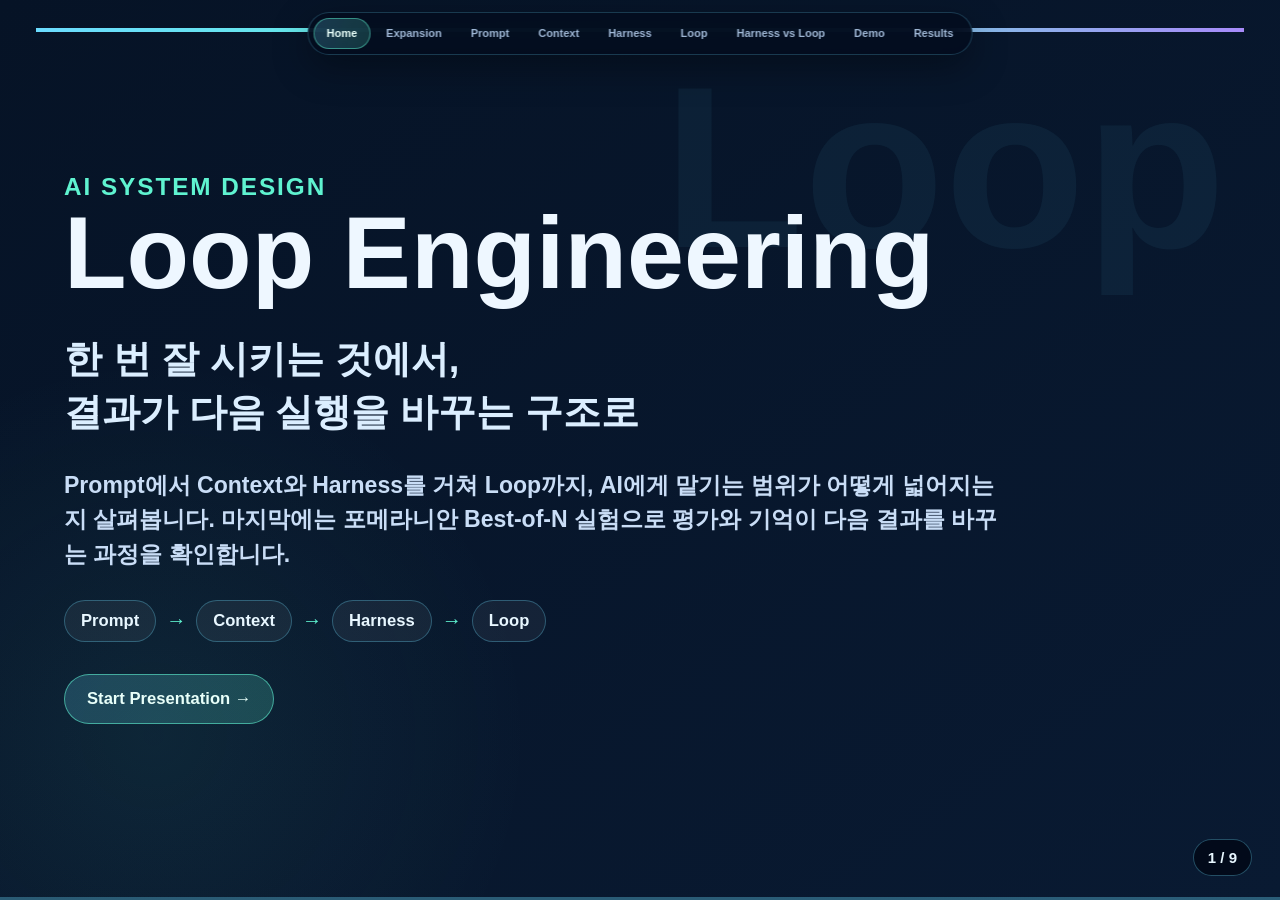
<file: presentation/index.html>
<!doctype html>
<html lang="ko">
<head>
  <meta charset="utf-8">
  <meta name="viewport" content="width=device-width, initial-scale=1">
  <title>Intro · Loop Engineering</title>
  <link rel="stylesheet" href="styles.css?v=20260820-results-ko-v1">
</head>
<body data-page="index" data-previous-page="" data-next-page="expansion.html">
  <nav class="chapter-nav" aria-label="Chapter navigation"><a href="index.html" data-page="index" class="active" aria-current="page">Home</a><a href="expansion.html" data-page="expansion">Expansion</a><a href="prompt.html" data-page="prompt">Prompt</a><a href="context.html" data-page="context">Context</a><a href="harness.html" data-page="harness">Harness</a><a href="loop.html" data-page="loop">Loop</a><a href="harness-vs-loop.html" data-page="harness-loop">Harness vs Loop</a><a href="demo.html" data-page="demo">Demo</a><a href="results.html" data-page="results">Results</a></nav>
  <main class="deck">

        <section class="slide title-slide center" data-chapter="intro">
          <div class="title-mark">Loop</div>
          <div><p class="eyebrow">AI System Design</p><h1>Loop Engineering</h1>
          <p class="title-sub">한 번 잘 시키는 것에서,<br>결과가 다음 실행을 바꾸는 구조로</p>
          <p class="lead intro-copy">Prompt에서 Context와 Harness를 거쳐 Loop까지, AI에게 맡기는 범위가 어떻게 넓어지는지 살펴봅니다. 마지막에는 포메라니안 Best-of-N 실험으로 평가와 기억이 다음 결과를 바꾸는 과정을 확인합니다.</p>
          <div class="home-flow" aria-label="Presentation flow"><span>Prompt</span><b>→</b><span>Context</span><b>→</b><span>Harness</span><b>→</b><span>Loop</span></div>
          <a class="start-button" href="expansion.html">Start Presentation →</a></div>
        </section>

  </main>
  <div class="page-position">1 / 9</div>

  <script src="script.js?v=20260820-results-ko-v1"></script>
</body>
</html>
</file>
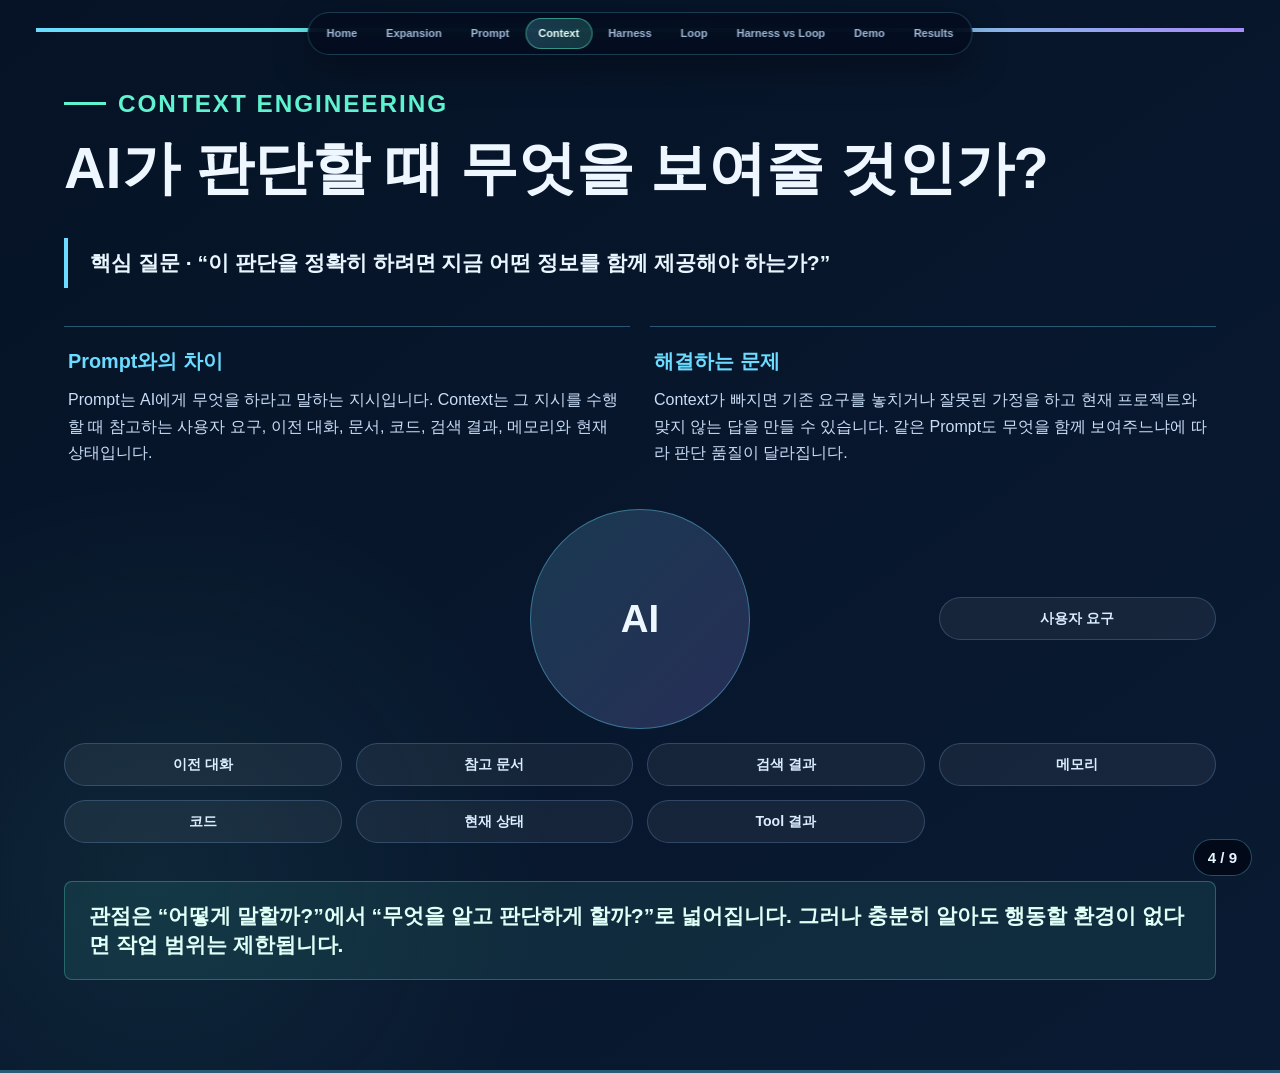
<file: presentation/context.html>
<!doctype html>
<html lang="ko">
<head>
  <meta charset="utf-8">
  <meta name="viewport" content="width=device-width, initial-scale=1">
  <title>Context · Loop Engineering</title>
  <link rel="stylesheet" href="styles.css?v=20260820-results-ko-v1">
</head>
<body data-page="context" data-previous-page="prompt.html" data-next-page="harness.html">
  <nav class="chapter-nav" aria-label="Chapter navigation"><a href="index.html" data-page="index">Home</a><a href="expansion.html" data-page="expansion">Expansion</a><a href="prompt.html" data-page="prompt">Prompt</a><a href="context.html" data-page="context" class="active" aria-current="page">Context</a><a href="harness.html" data-page="harness">Harness</a><a href="loop.html" data-page="loop">Loop</a><a href="harness-vs-loop.html" data-page="harness-loop">Harness vs Loop</a><a href="demo.html" data-page="demo">Demo</a><a href="results.html" data-page="results">Results</a></nav>
  <main class="deck">

        <section id="chapter-context" class="slide spread concept-slide" data-chapter="context">
          <header><p class="eyebrow">Context Engineering</p><h2>AI가 판단할 때 무엇을 보여줄 것인가?</h2></header>
          <div class="question">핵심 질문 · “이 판단을 정확히 하려면 지금 어떤 정보를 함께 제공해야 하는가?”</div>
          <div class="narrative cols-2">
            <article><h3>Prompt와의 차이</h3><p>Prompt는 AI에게 무엇을 하라고 말하는 지시입니다. Context는 그 지시를 수행할 때 참고하는 사용자 요구, 이전 대화, 문서, 코드, 검색 결과, 메모리와 현재 상태입니다.</p></article>
            <article><h3>해결하는 문제</h3><p>Context가 빠지면 기존 요구를 놓치거나 잘못된 가정을 하고 현재 프로젝트와 맞지 않는 답을 만들 수 있습니다. 같은 Prompt도 무엇을 함께 보여주느냐에 따라 판단 품질이 달라집니다.</p></article>
          </div>
          <div class="context-map"><div class="center-node">AI</div><span>사용자 요구</span><span>이전 대화</span><span>참고 문서</span><span>검색 결과</span><span>메모리</span><span>코드</span><span>현재 상태</span><span>Tool 결과</span></div>
          <div class="callout">관점은 “어떻게 말할까?”에서 “무엇을 알고 판단하게 할까?”로 넓어집니다. 그러나 충분히 알아도 행동할 환경이 없다면 작업 범위는 제한됩니다.</div>
        </section>

  </main>
  <div class="page-position">4 / 9</div>

  <script src="script.js?v=20260820-results-ko-v1"></script>
</body>
</html>
</file>
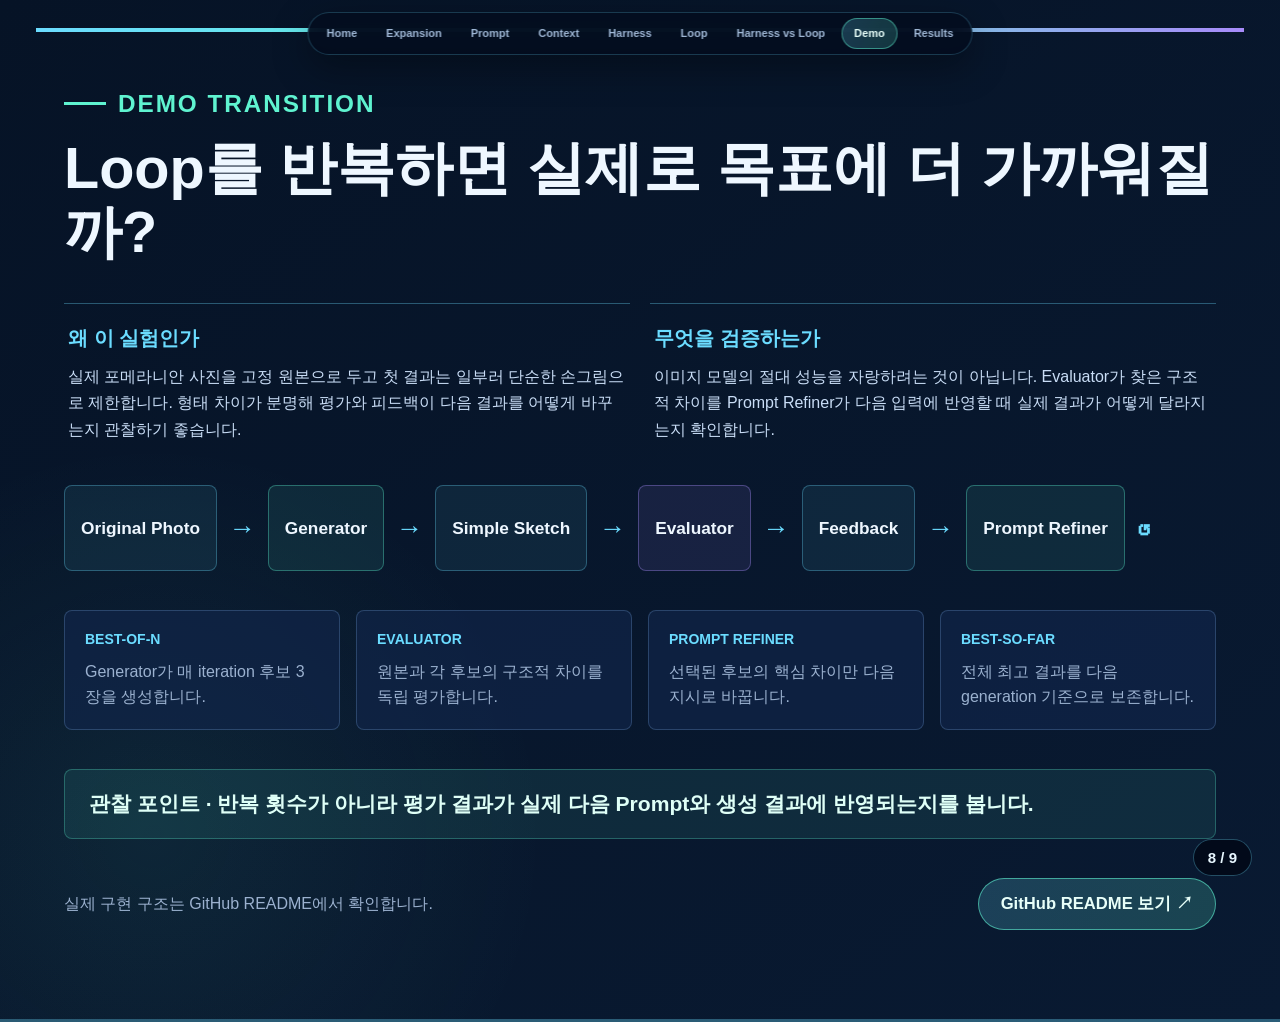
<file: presentation/demo.html>
<!doctype html>
<html lang="ko">
<head>
  <meta charset="utf-8">
  <meta name="viewport" content="width=device-width, initial-scale=1">
  <title>Demo · Loop Engineering</title>
  <link rel="stylesheet" href="styles.css?v=20260820-results-ko-v1">
</head>
<body data-page="demo" data-previous-page="harness-vs-loop.html" data-next-page="results.html">
  <nav class="chapter-nav" aria-label="Chapter navigation"><a href="index.html" data-page="index">Home</a><a href="expansion.html" data-page="expansion">Expansion</a><a href="prompt.html" data-page="prompt">Prompt</a><a href="context.html" data-page="context">Context</a><a href="harness.html" data-page="harness">Harness</a><a href="loop.html" data-page="loop">Loop</a><a href="harness-vs-loop.html" data-page="harness-loop">Harness vs Loop</a><a href="demo.html" data-page="demo" class="active" aria-current="page">Demo</a><a href="results.html" data-page="results">Results</a></nav>
  <main class="deck">

        <section id="chapter-demo" class="slide spread demo-intro-slide" data-chapter="demo">
          <header><p class="eyebrow">Demo Transition</p><h2>Loop를 반복하면 실제로 목표에 더 가까워질까?</h2></header>
          <div class="narrative cols-2"><article><h3>왜 이 실험인가</h3><p>실제 포메라니안 사진을 고정 원본으로 두고 첫 결과는 일부러 단순한 손그림으로 제한합니다. 형태 차이가 분명해 평가와 피드백이 다음 결과를 어떻게 바꾸는지 관찰하기 좋습니다.</p></article><article><h3>무엇을 검증하는가</h3><p>이미지 모델의 절대 성능을 자랑하려는 것이 아닙니다. Evaluator가 찾은 구조적 차이를 Prompt Refiner가 다음 입력에 반영할 때 실제 결과가 어떻게 달라지는지 확인합니다.</p></article></div>
          <div class="flow demo-flow"><div class="node">Original Photo</div><div class="arrow">→</div><div class="node mint">Generator</div><div class="arrow">→</div><div class="node">Simple Sketch</div><div class="arrow">→</div><div class="node violet">Evaluator</div><div class="arrow">→</div><div class="node">Feedback</div><div class="arrow">→</div><div class="node mint">Prompt Refiner</div><div class="arrow">↺</div></div>
          <div class="demo-goals"><article><b>Best-of-N</b><p>Generator가 매 iteration 후보 3장을 생성합니다.</p></article><article><b>Evaluator</b><p>원본과 각 후보의 구조적 차이를 독립 평가합니다.</p></article><article><b>Prompt Refiner</b><p>선택된 후보의 핵심 차이만 다음 지시로 바꿉니다.</p></article><article><b>Best-so-far</b><p>전체 최고 결과를 다음 generation 기준으로 보존합니다.</p></article></div>
          <div class="callout">관찰 포인트 · 반복 횟수가 아니라 평가 결과가 실제 다음 Prompt와 생성 결과에 반영되는지를 봅니다.</div>
          <div class="demo-readme">
            <p>실제 구현 구조는 GitHub README에서 확인합니다.</p>
            <a class="start-button" href="https://github.com/unfl1/loop-practice" target="_blank" rel="noopener noreferrer">GitHub README 보기 ↗</a>
          </div>
        </section>

  </main>
  <div class="page-position">8 / 9</div>

  <script src="script.js?v=20260820-results-ko-v1"></script>
</body>
</html>
</file>
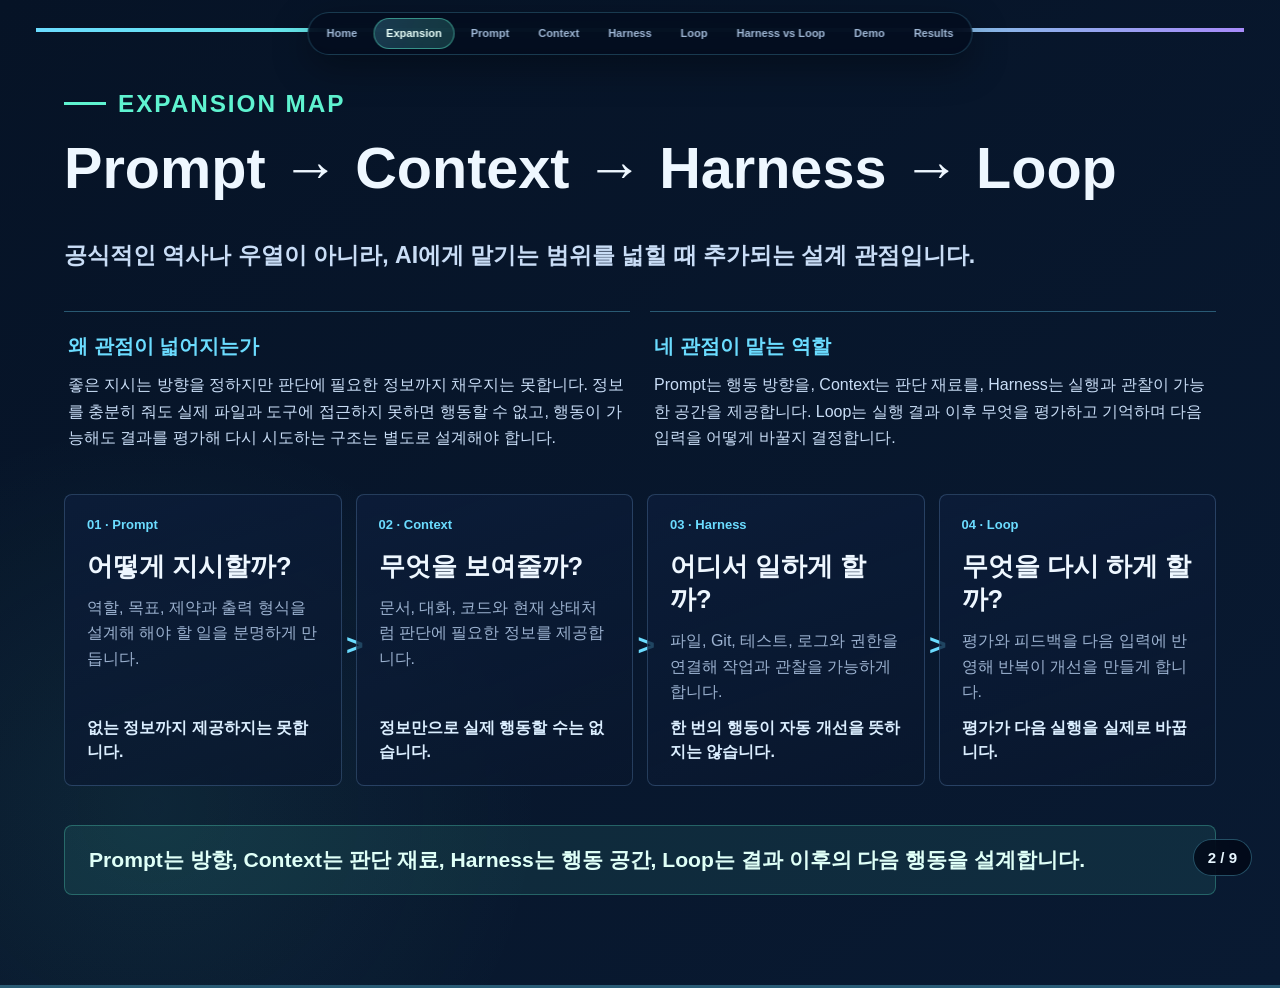
<file: presentation/expansion.html>
<!doctype html>
<html lang="ko">
<head>
  <meta charset="utf-8">
  <meta name="viewport" content="width=device-width, initial-scale=1">
  <title>Expansion · Loop Engineering</title>
  <link rel="stylesheet" href="styles.css?v=20260820-results-ko-v1">
</head>
<body data-page="expansion" data-previous-page="index.html" data-next-page="prompt.html">
  <nav class="chapter-nav" aria-label="Chapter navigation"><a href="index.html" data-page="index">Home</a><a href="expansion.html" data-page="expansion" class="active" aria-current="page">Expansion</a><a href="prompt.html" data-page="prompt">Prompt</a><a href="context.html" data-page="context">Context</a><a href="harness.html" data-page="harness">Harness</a><a href="loop.html" data-page="loop">Loop</a><a href="harness-vs-loop.html" data-page="harness-loop">Harness vs Loop</a><a href="demo.html" data-page="demo">Demo</a><a href="results.html" data-page="results">Results</a></nav>
  <main class="deck">

        <section id="chapter-expansion" class="slide spread evolution-slide" data-chapter="expansion">
          <header><p class="eyebrow">Expansion Map</p><h2>Prompt → Context → Harness → Loop</h2></header>
          <p class="lead">공식적인 역사나 우열이 아니라, AI에게 맡기는 범위를 넓힐 때 추가되는 설계 관점입니다.</p>
          <div class="narrative cols-2">
            <article><h3>왜 관점이 넓어지는가</h3><p>좋은 지시는 방향을 정하지만 판단에 필요한 정보까지 채우지는 못합니다. 정보를 충분히 줘도 실제 파일과 도구에 접근하지 못하면 행동할 수 없고, 행동이 가능해도 결과를 평가해 다시 시도하는 구조는 별도로 설계해야 합니다.</p></article>
            <article><h3>네 관점이 맡는 역할</h3><p>Prompt는 행동 방향을, Context는 판단 재료를, Harness는 실행과 관찰이 가능한 공간을 제공합니다. Loop는 실행 결과 이후 무엇을 평가하고 기억하며 다음 입력을 어떻게 바꿀지 결정합니다.</p></article>
          </div>
          <div class="evolution">
            <article class="phase"><b>01 · Prompt</b><h3>어떻게 지시할까?</h3><p>역할, 목표, 제약과 출력 형식을 설계해 해야 할 일을 분명하게 만듭니다.</p><em>없는 정보까지 제공하지는 못합니다.</em></article>
            <article class="phase"><b>02 · Context</b><h3>무엇을 보여줄까?</h3><p>문서, 대화, 코드와 현재 상태처럼 판단에 필요한 정보를 제공합니다.</p><em>정보만으로 실제 행동할 수는 없습니다.</em></article>
            <article class="phase"><b>03 · Harness</b><h3>어디서 일하게 할까?</h3><p>파일, Git, 테스트, 로그와 권한을 연결해 작업과 관찰을 가능하게 합니다.</p><em>한 번의 행동이 자동 개선을 뜻하지는 않습니다.</em></article>
            <article class="phase"><b>04 · Loop</b><h3>무엇을 다시 하게 할까?</h3><p>평가와 피드백을 다음 입력에 반영해 반복이 개선을 만들게 합니다.</p><em>평가가 다음 실행을 실제로 바꿉니다.</em></article>
          </div>
          <div class="callout">Prompt는 방향, Context는 판단 재료, Harness는 행동 공간, Loop는 결과 이후의 다음 행동을 설계합니다.</div>
        </section>

  </main>
  <div class="page-position">2 / 9</div>

  <script src="script.js?v=20260820-results-ko-v1"></script>
</body>
</html>
</file>
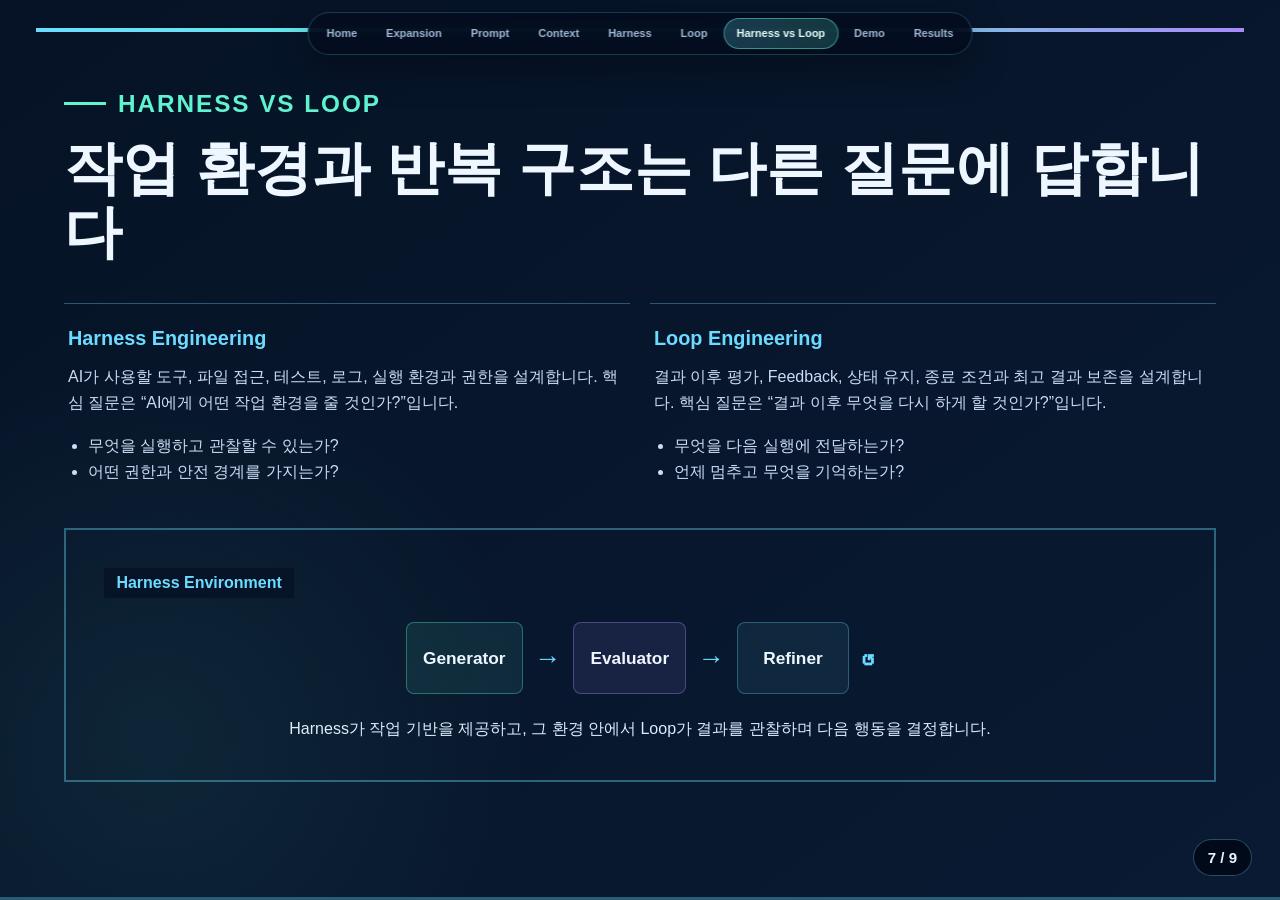
<file: presentation/harness-vs-loop.html>
<!doctype html>
<html lang="ko">
<head>
  <meta charset="utf-8">
  <meta name="viewport" content="width=device-width, initial-scale=1">
  <title>Harness vs Loop · Loop Engineering</title>
  <link rel="stylesheet" href="styles.css?v=20260820-results-ko-v1">
</head>
<body data-page="harness-loop" data-previous-page="loop.html" data-next-page="demo.html">
  <nav class="chapter-nav" aria-label="Chapter navigation"><a href="index.html" data-page="index">Home</a><a href="expansion.html" data-page="expansion">Expansion</a><a href="prompt.html" data-page="prompt">Prompt</a><a href="context.html" data-page="context">Context</a><a href="harness.html" data-page="harness">Harness</a><a href="loop.html" data-page="loop">Loop</a><a href="harness-vs-loop.html" data-page="harness-loop" class="active" aria-current="page">Harness vs Loop</a><a href="demo.html" data-page="demo">Demo</a><a href="results.html" data-page="results">Results</a></nav>
  <main class="deck">

        <section id="chapter-harness-loop" class="slide spread relationship-slide" data-chapter="harness-loop">
          <header><p class="eyebrow">Harness vs Loop</p><h2>작업 환경과 반복 구조는 다른 질문에 답합니다</h2></header>
          <div class="compare narrative"><article><h3>Harness Engineering</h3><p>AI가 사용할 도구, 파일 접근, 테스트, 로그, 실행 환경과 권한을 설계합니다. 핵심 질문은 “AI에게 어떤 작업 환경을 줄 것인가?”입니다.</p><ul><li>무엇을 실행하고 관찰할 수 있는가?</li><li>어떤 권한과 안전 경계를 가지는가?</li></ul></article><article><h3>Loop Engineering</h3><p>결과 이후 평가, Feedback, 상태 유지, 종료 조건과 최고 결과 보존을 설계합니다. 핵심 질문은 “결과 이후 무엇을 다시 하게 할 것인가?”입니다.</p><ul><li>무엇을 다음 실행에 전달하는가?</li><li>언제 멈추고 무엇을 기억하는가?</li></ul></article></div>
          <div class="harness-boundary"><span>Harness Environment</span><div class="flow"><div class="node mint">Generator</div><div class="arrow">→</div><div class="node violet">Evaluator</div><div class="arrow">→</div><div class="node">Refiner</div><div class="arrow">↺</div></div><p>Harness가 작업 기반을 제공하고, 그 환경 안에서 Loop가 결과를 관찰하며 다음 행동을 결정합니다.</p></div>
        </section>

  </main>
  <div class="page-position">7 / 9</div>

  <script src="script.js?v=20260820-results-ko-v1"></script>
</body>
</html>
</file>
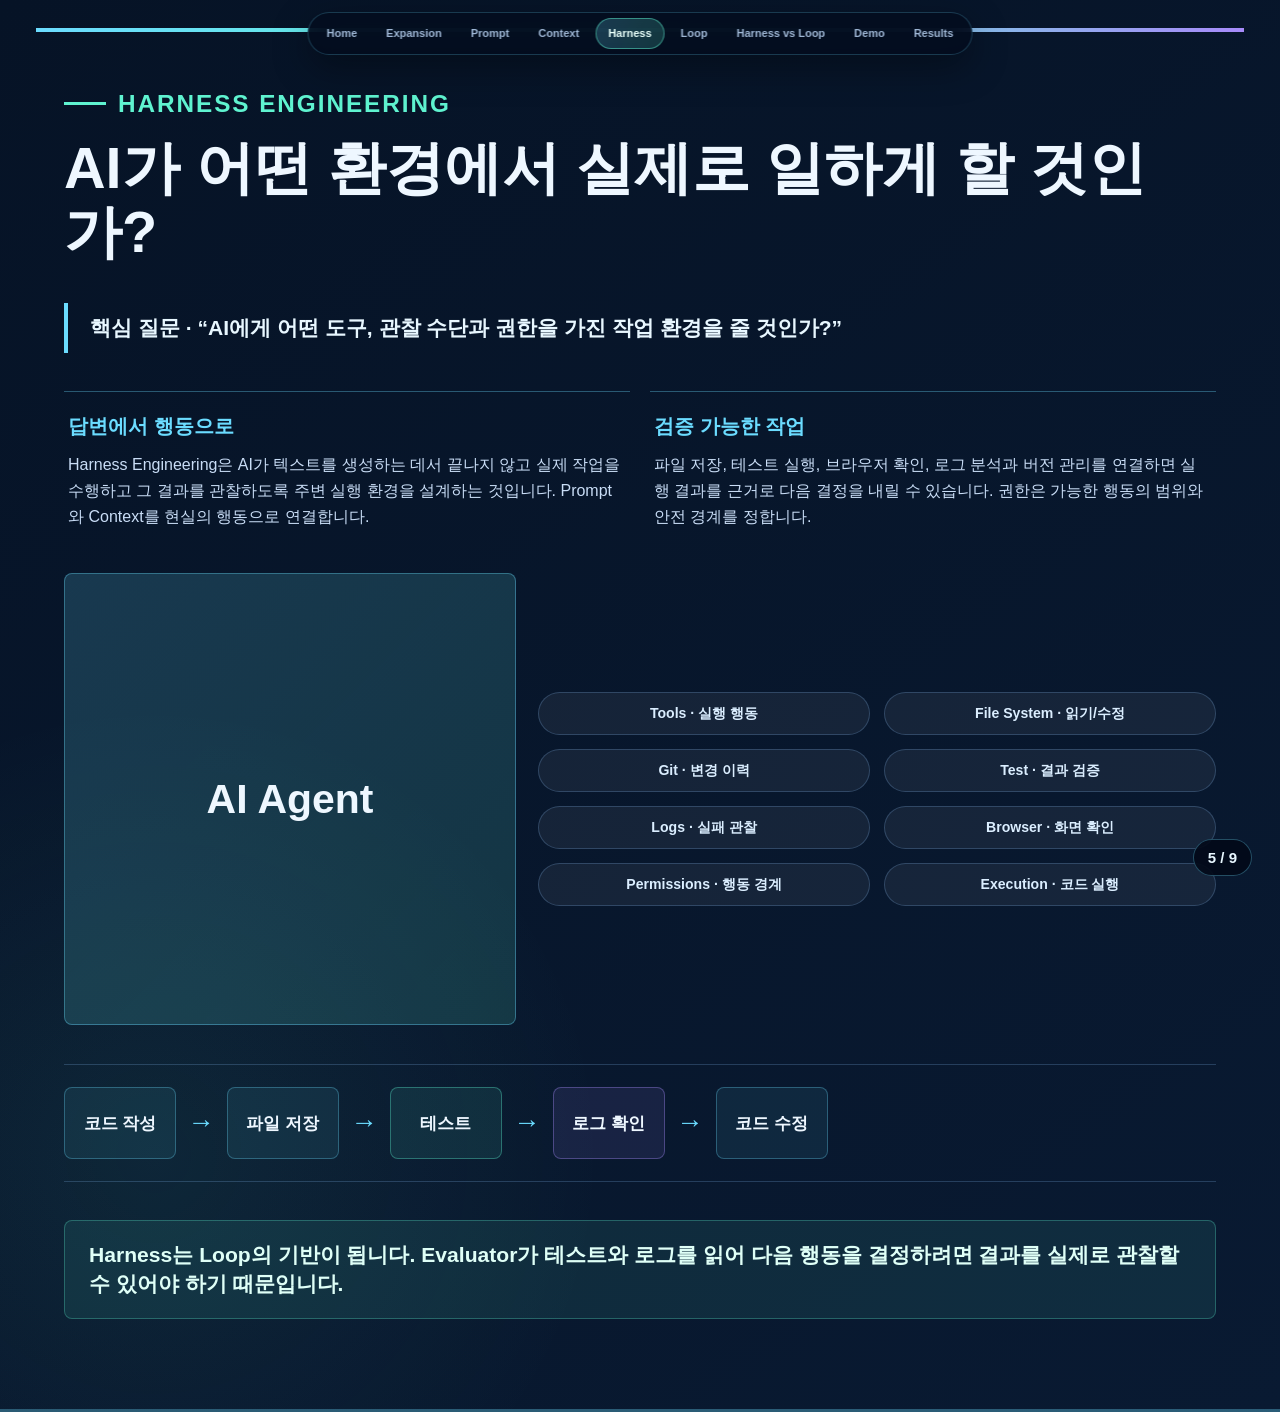
<file: presentation/harness.html>
<!doctype html>
<html lang="ko">
<head>
  <meta charset="utf-8">
  <meta name="viewport" content="width=device-width, initial-scale=1">
  <title>Harness · Loop Engineering</title>
  <link rel="stylesheet" href="styles.css?v=20260820-results-ko-v1">
</head>
<body data-page="harness" data-previous-page="context.html" data-next-page="loop.html">
  <nav class="chapter-nav" aria-label="Chapter navigation"><a href="index.html" data-page="index">Home</a><a href="expansion.html" data-page="expansion">Expansion</a><a href="prompt.html" data-page="prompt">Prompt</a><a href="context.html" data-page="context">Context</a><a href="harness.html" data-page="harness" class="active" aria-current="page">Harness</a><a href="loop.html" data-page="loop">Loop</a><a href="harness-vs-loop.html" data-page="harness-loop">Harness vs Loop</a><a href="demo.html" data-page="demo">Demo</a><a href="results.html" data-page="results">Results</a></nav>
  <main class="deck">

        <section id="chapter-harness" class="slide spread concept-slide harness-slide" data-chapter="harness">
          <header><p class="eyebrow">Harness Engineering</p><h2>AI가 어떤 환경에서 실제로 일하게 할 것인가?</h2></header>
          <div class="question">핵심 질문 · “AI에게 어떤 도구, 관찰 수단과 권한을 가진 작업 환경을 줄 것인가?”</div>
          <div class="narrative cols-2">
            <article><h3>답변에서 행동으로</h3><p>Harness Engineering은 AI가 텍스트를 생성하는 데서 끝나지 않고 실제 작업을 수행하고 그 결과를 관찰하도록 주변 실행 환경을 설계하는 것입니다. Prompt와 Context를 현실의 행동으로 연결합니다.</p></article>
            <article><h3>검증 가능한 작업</h3><p>파일 저장, 테스트 실행, 브라우저 확인, 로그 분석과 버전 관리를 연결하면 실행 결과를 근거로 다음 결정을 내릴 수 있습니다. 권한은 가능한 행동의 범위와 안전 경계를 정합니다.</p></article>
          </div>
          <div class="harness-shell"><div class="agent-core">AI Agent</div><div class="tool-ring"><span>Tools · 실행 행동</span><span>File System · 읽기/수정</span><span>Git · 변경 이력</span><span>Test · 결과 검증</span><span>Logs · 실패 관찰</span><span>Browser · 화면 확인</span><span>Permissions · 행동 경계</span><span>Execution · 코드 실행</span></div></div>
          <div class="flow agent-flow"><div class="node">코드 작성</div><div class="arrow">→</div><div class="node">파일 저장</div><div class="arrow">→</div><div class="node mint">테스트</div><div class="arrow">→</div><div class="node violet">로그 확인</div><div class="arrow">→</div><div class="node">코드 수정</div></div>
          <div class="callout">Harness는 Loop의 기반이 됩니다. Evaluator가 테스트와 로그를 읽어 다음 행동을 결정하려면 결과를 실제로 관찰할 수 있어야 하기 때문입니다.</div>
        </section>

  </main>
  <div class="page-position">5 / 9</div>

  <script src="script.js?v=20260820-results-ko-v1"></script>
</body>
</html>
</file>
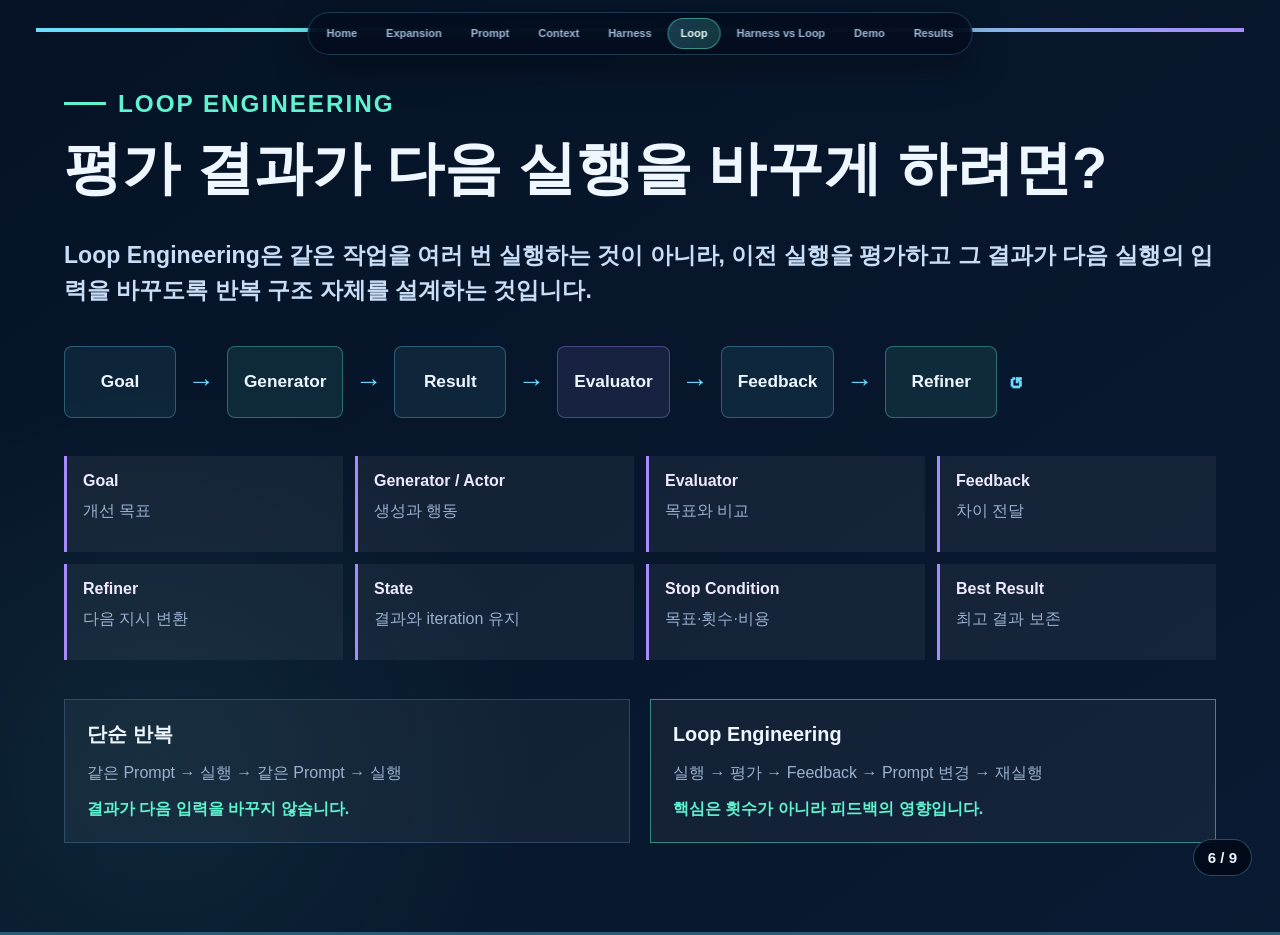
<file: presentation/loop.html>
<!doctype html>
<html lang="ko">
<head>
  <meta charset="utf-8">
  <meta name="viewport" content="width=device-width, initial-scale=1">
  <title>Loop · Loop Engineering</title>
  <link rel="stylesheet" href="styles.css?v=20260820-results-ko-v1">
</head>
<body data-page="loop" data-previous-page="harness.html" data-next-page="harness-vs-loop.html">
  <nav class="chapter-nav" aria-label="Chapter navigation"><a href="index.html" data-page="index">Home</a><a href="expansion.html" data-page="expansion">Expansion</a><a href="prompt.html" data-page="prompt">Prompt</a><a href="context.html" data-page="context">Context</a><a href="harness.html" data-page="harness">Harness</a><a href="loop.html" data-page="loop" class="active" aria-current="page">Loop</a><a href="harness-vs-loop.html" data-page="harness-loop">Harness vs Loop</a><a href="demo.html" data-page="demo">Demo</a><a href="results.html" data-page="results">Results</a></nav>
  <main class="deck">

        <section id="chapter-loop" class="slide spread concept-slide loop-slide" data-chapter="loop">
          <header><p class="eyebrow">Loop Engineering</p><h2>평가 결과가 다음 실행을 바꾸게 하려면?</h2></header>
          <p class="lead">Loop Engineering은 같은 작업을 여러 번 실행하는 것이 아니라, 이전 실행을 평가하고 그 결과가 다음 실행의 입력을 바꾸도록 반복 구조 자체를 설계하는 것입니다.</p>
          <div class="loop-diagram"><div class="node">Goal</div><div class="arrow">→</div><div class="node mint">Generator</div><div class="arrow">→</div><div class="node">Result</div><div class="arrow">→</div><div class="node violet">Evaluator</div><div class="arrow">→</div><div class="node">Feedback</div><div class="arrow">→</div><div class="node mint">Refiner</div><div class="arrow">↺</div></div>
          <div class="loop-elements"><article><b>Goal</b><p>개선 목표</p></article><article><b>Generator / Actor</b><p>생성과 행동</p></article><article><b>Evaluator</b><p>목표와 비교</p></article><article><b>Feedback</b><p>차이 전달</p></article><article><b>Refiner</b><p>다음 지시 변환</p></article><article><b>State</b><p>결과와 iteration 유지</p></article><article><b>Stop Condition</b><p>목표·횟수·비용</p></article><article><b>Best Result</b><p>최고 결과 보존</p></article></div>
          <div class="repeat-compare"><article><h3>단순 반복</h3><p>같은 Prompt → 실행 → 같은 Prompt → 실행</p><em>결과가 다음 입력을 바꾸지 않습니다.</em></article><article><h3>Loop Engineering</h3><p>실행 → 평가 → Feedback → Prompt 변경 → 재실행</p><em>핵심은 횟수가 아니라 피드백의 영향입니다.</em></article></div>
        </section>

  </main>
  <div class="page-position">6 / 9</div>

  <script src="script.js?v=20260820-results-ko-v1"></script>
</body>
</html>
</file>
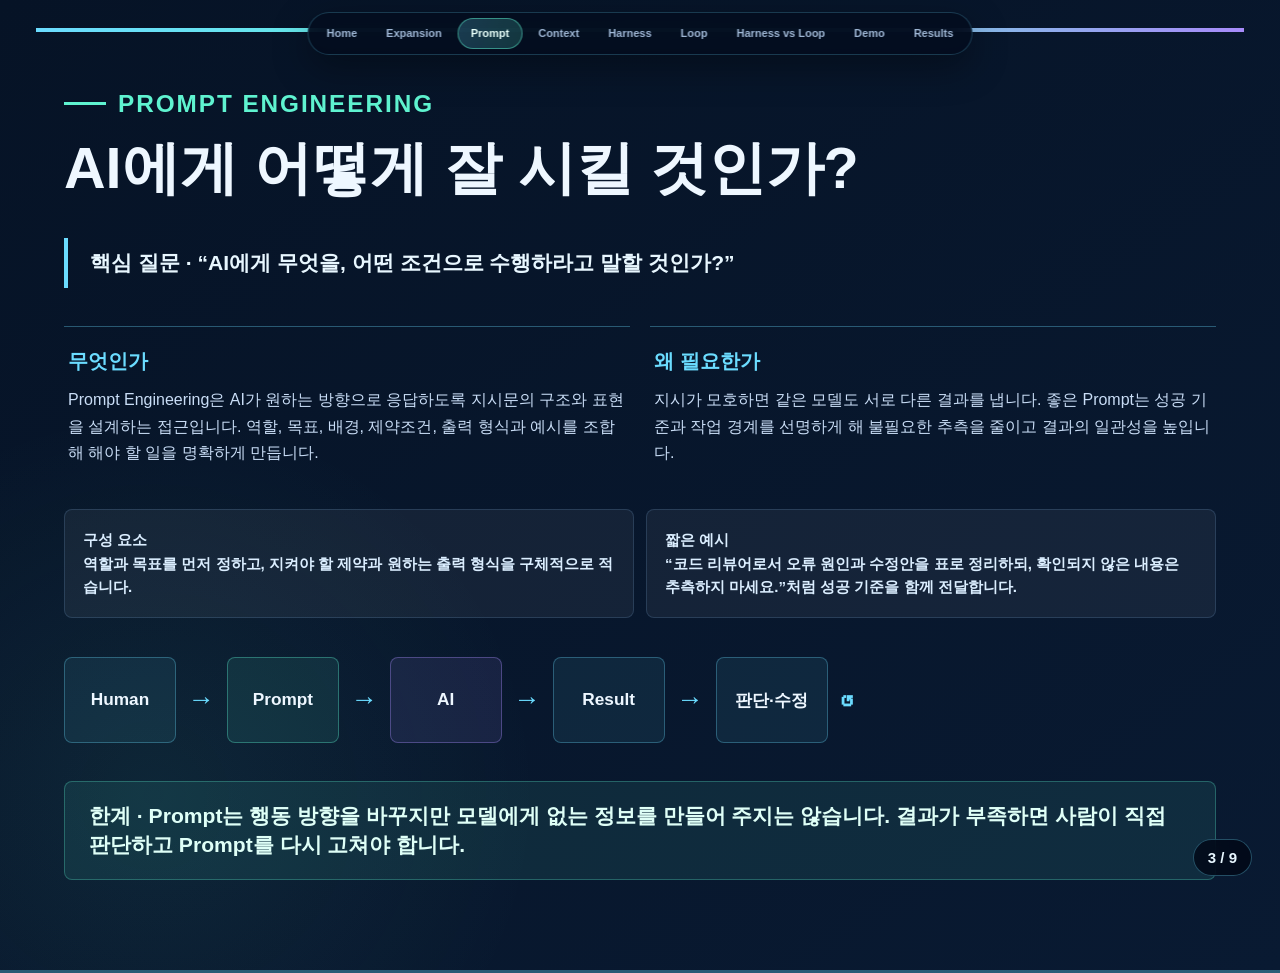
<file: presentation/prompt.html>
<!doctype html>
<html lang="ko">
<head>
  <meta charset="utf-8">
  <meta name="viewport" content="width=device-width, initial-scale=1">
  <title>Prompt · Loop Engineering</title>
  <link rel="stylesheet" href="styles.css?v=20260820-results-ko-v1">
</head>
<body data-page="prompt" data-previous-page="expansion.html" data-next-page="context.html">
  <nav class="chapter-nav" aria-label="Chapter navigation"><a href="index.html" data-page="index">Home</a><a href="expansion.html" data-page="expansion">Expansion</a><a href="prompt.html" data-page="prompt" class="active" aria-current="page">Prompt</a><a href="context.html" data-page="context">Context</a><a href="harness.html" data-page="harness">Harness</a><a href="loop.html" data-page="loop">Loop</a><a href="harness-vs-loop.html" data-page="harness-loop">Harness vs Loop</a><a href="demo.html" data-page="demo">Demo</a><a href="results.html" data-page="results">Results</a></nav>
  <main class="deck">

        <section id="chapter-prompt" class="slide spread concept-slide" data-chapter="prompt">
          <header><p class="eyebrow">Prompt Engineering</p><h2>AI에게 어떻게 잘 시킬 것인가?</h2></header>
          <div class="question">핵심 질문 · “AI에게 무엇을, 어떤 조건으로 수행하라고 말할 것인가?”</div>
          <div class="narrative cols-2">
            <article><h3>무엇인가</h3><p>Prompt Engineering은 AI가 원하는 방향으로 응답하도록 지시문의 구조와 표현을 설계하는 접근입니다. 역할, 목표, 배경, 제약조건, 출력 형식과 예시를 조합해 해야 할 일을 명확하게 만듭니다.</p></article>
            <article><h3>왜 필요한가</h3><p>지시가 모호하면 같은 모델도 서로 다른 결과를 냅니다. 좋은 Prompt는 성공 기준과 작업 경계를 선명하게 해 불필요한 추측을 줄이고 결과의 일관성을 높입니다.</p></article>
          </div>
          <div class="explain"><p><b>구성 요소</b><br>역할과 목표를 먼저 정하고, 지켜야 할 제약과 원하는 출력 형식을 구체적으로 적습니다.</p><p><b>짧은 예시</b><br>“코드 리뷰어로서 오류 원인과 수정안을 표로 정리하되, 확인되지 않은 내용은 추측하지 마세요.”처럼 성공 기준을 함께 전달합니다.</p></div>
          <div class="flow big-flow"><div class="node">Human</div><div class="arrow">→</div><div class="node mint">Prompt</div><div class="arrow">→</div><div class="node violet">AI</div><div class="arrow">→</div><div class="node">Result</div><div class="arrow">→</div><div class="node">판단·수정</div><div class="arrow">↺</div></div>
          <div class="callout">한계 · Prompt는 행동 방향을 바꾸지만 모델에게 없는 정보를 만들어 주지는 않습니다. 결과가 부족하면 사람이 직접 판단하고 Prompt를 다시 고쳐야 합니다.</div>
        </section>

  </main>
  <div class="page-position">3 / 9</div>

  <script src="script.js?v=20260820-results-ko-v1"></script>
</body>
</html>
</file>
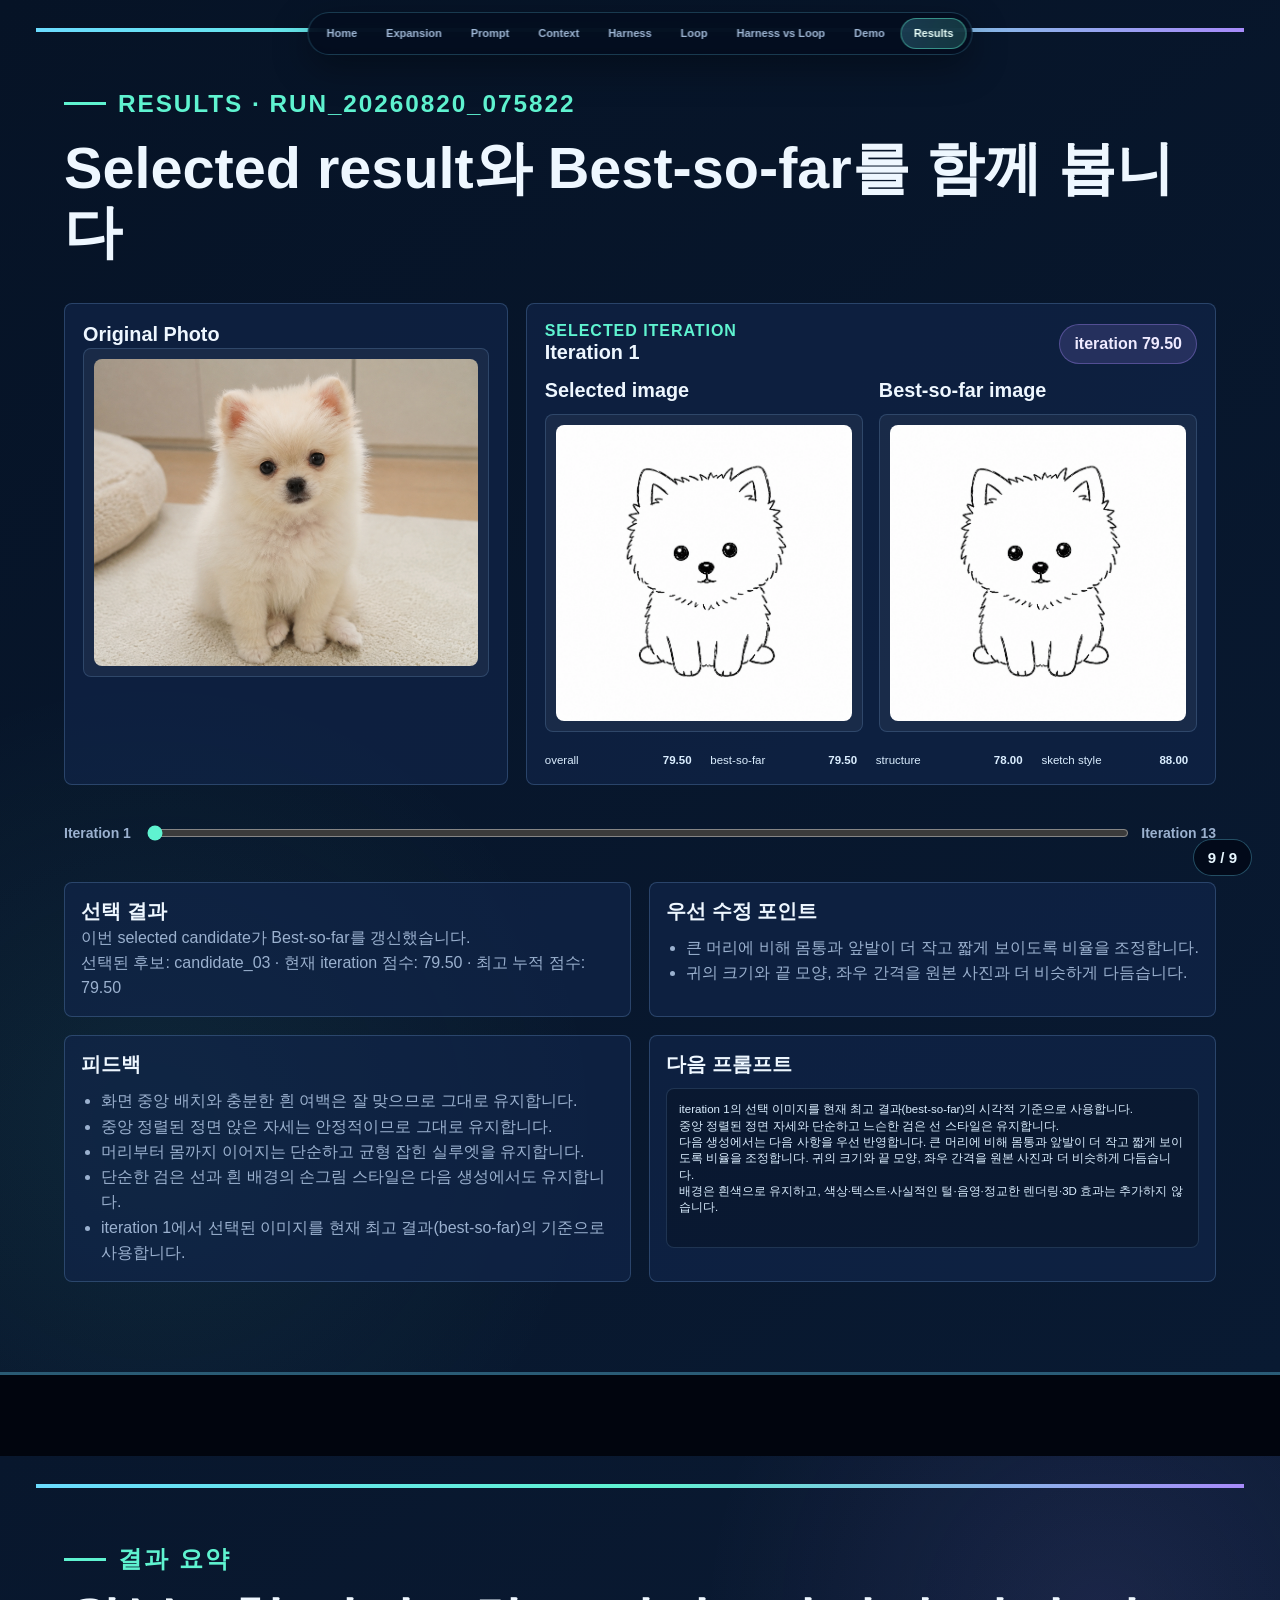
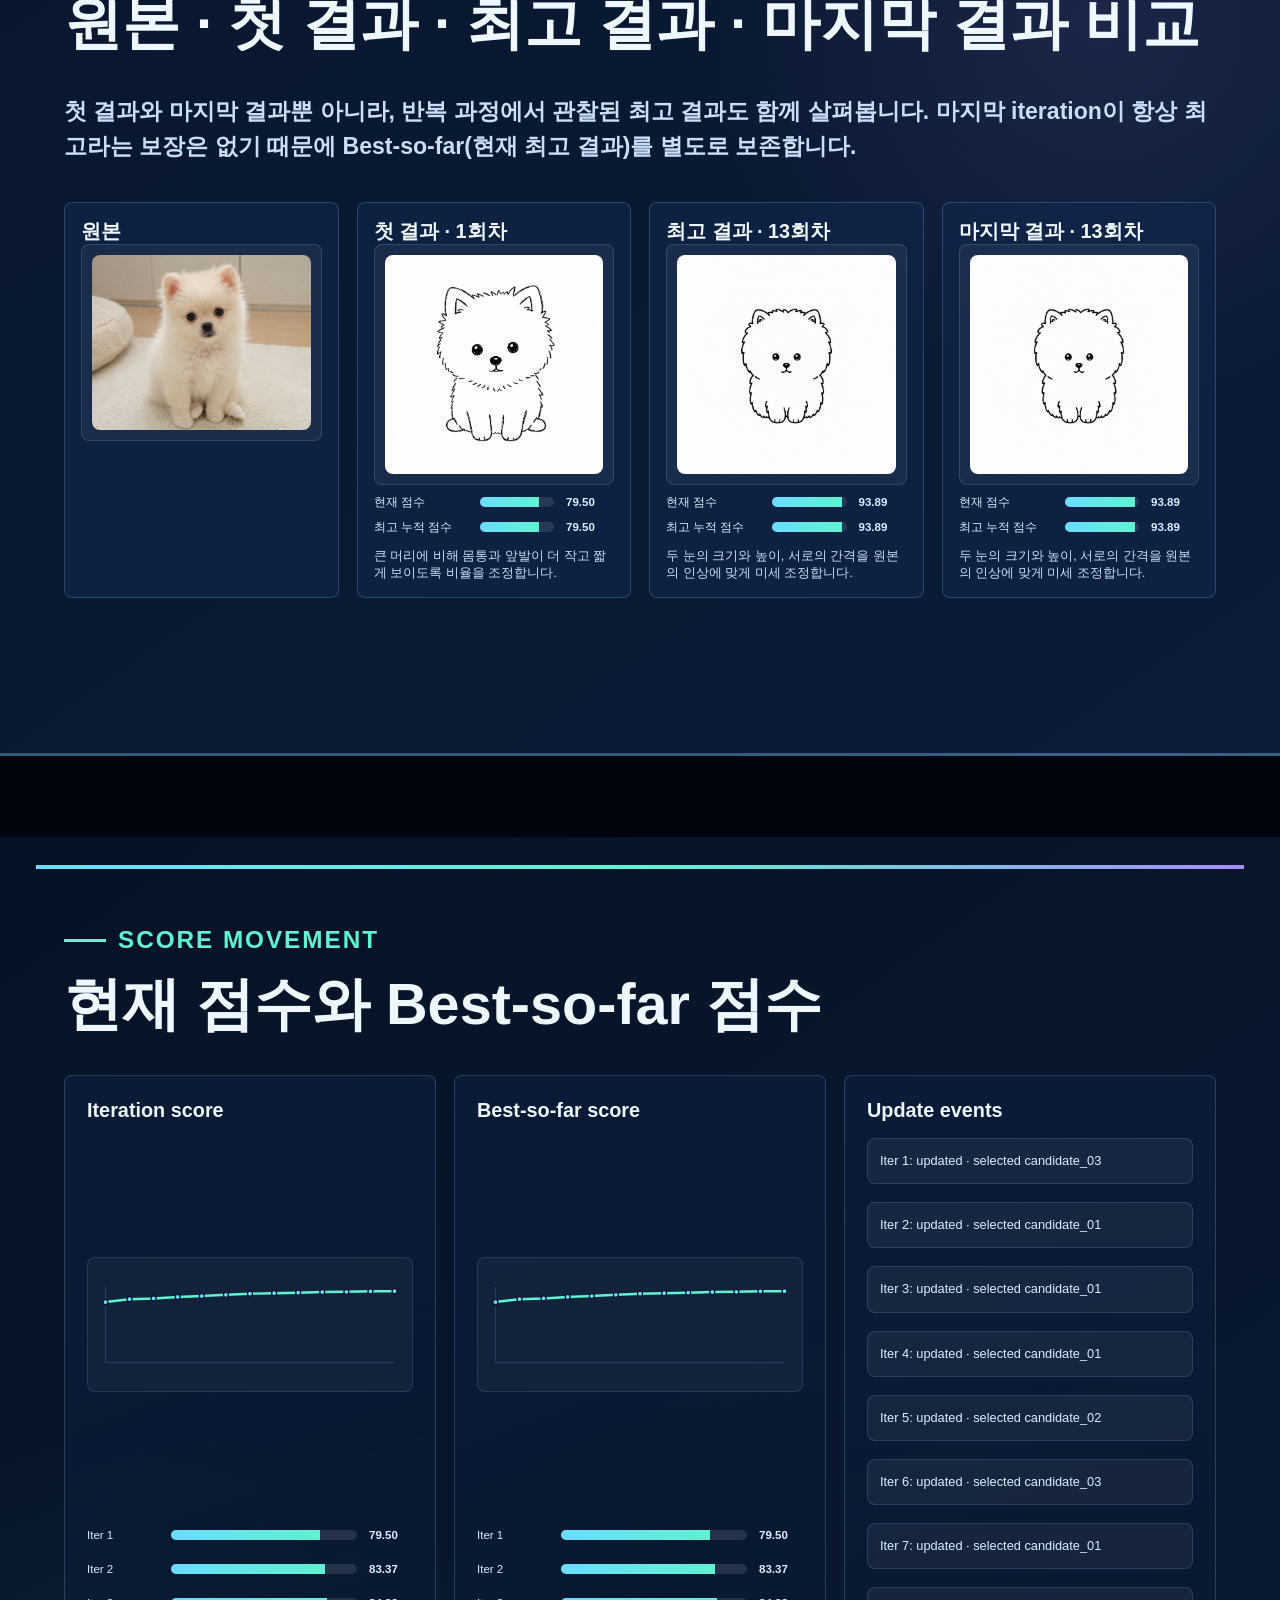
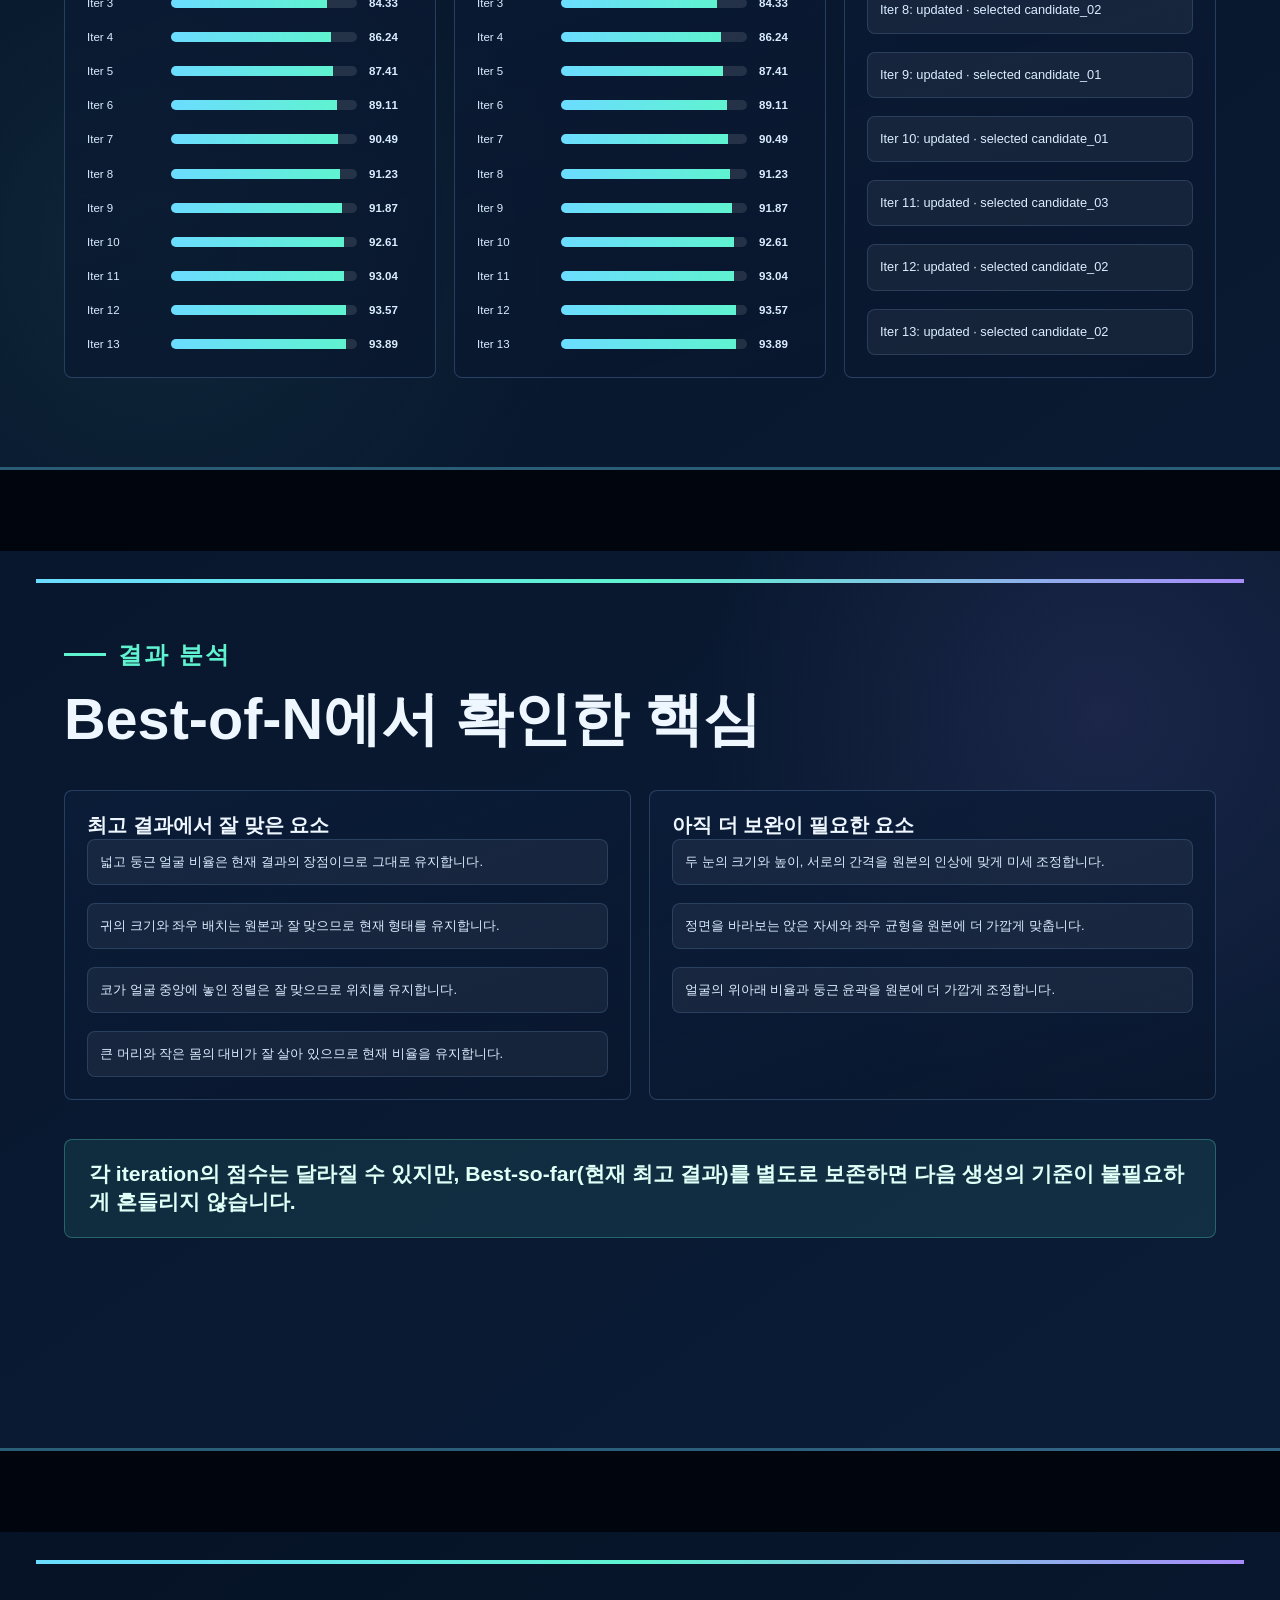
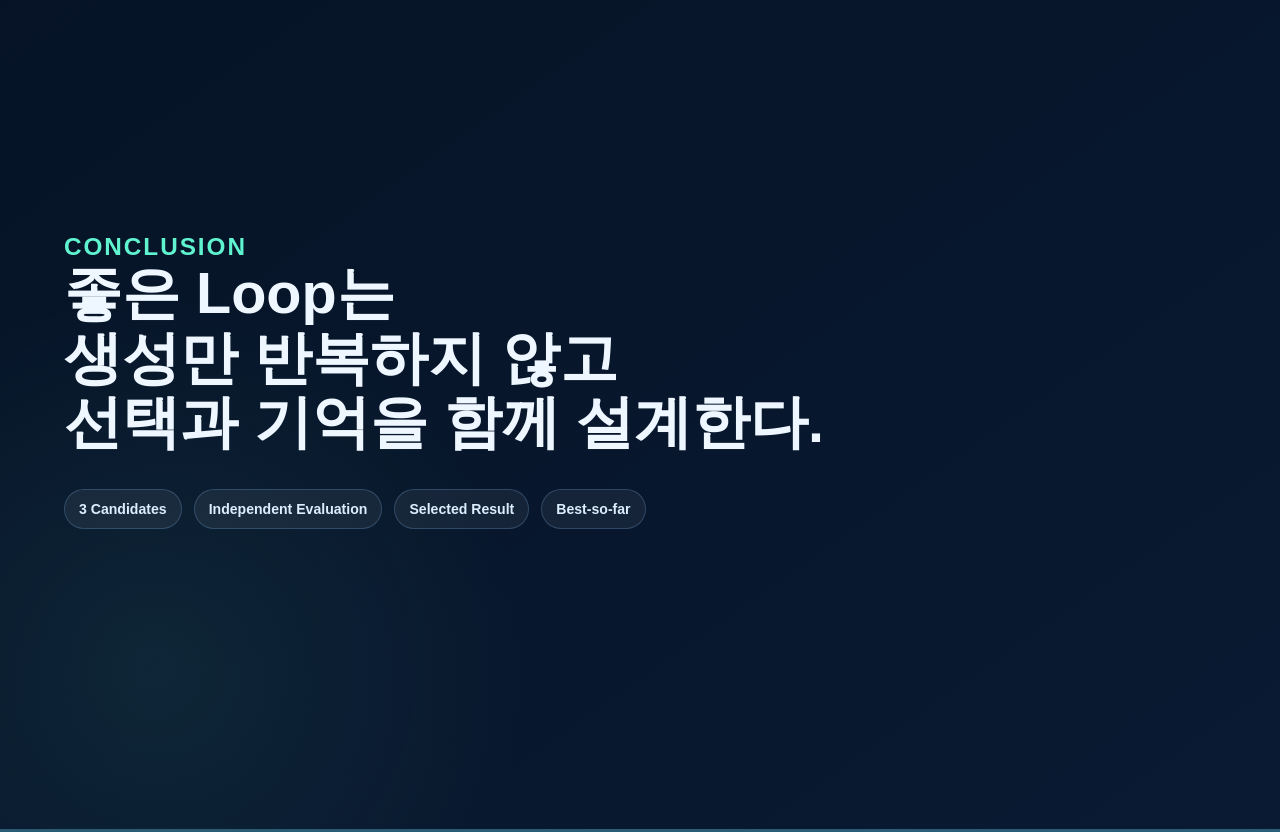
<file: presentation/results.html>
<!doctype html>
<html lang="ko">
<head>
  <meta charset="utf-8">
  <meta name="viewport" content="width=device-width, initial-scale=1">
  <title>Results · Loop Engineering</title>
  <link rel="stylesheet" href="styles.css?v=20260820-results-ko-v1">
</head>
<body data-page="results" data-previous-page="demo.html" data-next-page="">
  <nav class="chapter-nav" aria-label="Chapter navigation"><a href="index.html" data-page="index">Home</a><a href="expansion.html" data-page="expansion">Expansion</a><a href="prompt.html" data-page="prompt">Prompt</a><a href="context.html" data-page="context">Context</a><a href="harness.html" data-page="harness">Harness</a><a href="loop.html" data-page="loop">Loop</a><a href="harness-vs-loop.html" data-page="harness-loop">Harness vs Loop</a><a href="demo.html" data-page="demo">Demo</a><a href="results.html" data-page="results" class="active" aria-current="page">Results</a></nav>
  <main class="deck">

        <section id="chapter-results" class="slide timeline-slide spread result-slide" data-chapter="results">
          <header>
            <p class="eyebrow">Results · run_20260820_075822</p>
            <h2>Selected result와 Best-so-far를 함께 봅니다</h2>
          </header>
          <div class="timeline-layout">
            <aside class="original-panel">
              <h3>Original Photo</h3>
              <div class="image-frame"><img src="assets/latest-run/original_pomeranian.png" alt="Original Photo"></div>
            </aside>
            <section class="iteration-panel">
              <div class="iteration-head">
                <div><p class="stage-tag">Selected Iteration</p><h3 id="timeline-title">Iteration</h3></div>
                <div class="score-chip" id="timeline-overall">score</div>
              </div>
              <div class="comparison-pair">
                <article>
                  <h3>Selected image</h3>
                  <div class="image-frame"><img id="timeline-image" src="" alt="Selected iteration"></div>
                </article>
                <article>
                  <h3>Best-so-far image</h3>
                  <div class="image-frame"><img id="timeline-best-image" src="" alt="Best-so-far iteration"></div>
                </article>
              </div>
              <div class="timeline-metrics">
                <div>
    <div class="metric">
      <span>overall</span>
      <div class="track"><i style="width:0%"></i></div>
      <b>0.00</b>
    </div>
    </div>
                <div>
    <div class="metric">
      <span>best-so-far</span>
      <div class="track"><i style="width:0%"></i></div>
      <b>0.00</b>
    </div>
    </div>
                <div>
    <div class="metric">
      <span>structure</span>
      <div class="track"><i style="width:0%"></i></div>
      <b>0.00</b>
    </div>
    </div>
                <div>
    <div class="metric">
      <span>sketch style</span>
      <div class="track"><i style="width:0%"></i></div>
      <b>0.00</b>
    </div>
    </div>
              </div>
            </section>
          </div>
          <div class="slider-wrap">
            <span>Iteration 1</span>
            <input id="iteration-slider" type="range" min="1" max="13" value="1" step="1">
            <span>Iteration 13</span>
          </div>
          <div class="timeline-details">
            <article><h3>선택 결과</h3><div id="timeline-selection"></div></article>
            <article><h3>우선 수정 포인트</h3><div id="timeline-priority"></div></article>
            <article><h3>피드백</h3><div id="timeline-feedback"></div></article>
            <article><h3>다음 프롬프트</h3><pre id="timeline-prompt"></pre></article>
          </div>
        </section>

        <section class="slide spread result-slide" data-chapter="results">
          <header><p class="eyebrow">결과 요약</p><h2>원본 · 첫 결과 · 최고 결과 · 마지막 결과 비교</h2></header>
          <p class="lead">첫 결과와 마지막 결과뿐 아니라, 반복 과정에서 관찰된 최고 결과도 함께 살펴봅니다. 마지막 iteration이 항상 최고라는 보장은 없기 때문에 Best-so-far(현재 최고 결과)를 별도로 보존합니다.</p>
          <div class="summary-grid">
            <article class="result-card"><h3>원본</h3><div class="image-frame"><img src="assets/latest-run/original_pomeranian.png" alt="원본 사진"></div></article>

    <article class="result-card">
      <h3>첫 결과 · 1회차</h3>
      <div class="image-frame"><img src="assets/latest-run/iteration_001_selected.png" alt="첫 결과"></div>

    <div class="metric">
      <span>현재 점수</span>
      <div class="track"><i style="width:80%"></i></div>
      <b>79.50</b>
    </div>


    <div class="metric">
      <span>최고 누적 점수</span>
      <div class="track"><i style="width:80%"></i></div>
      <b>79.50</b>
    </div>

      <p class="priority">큰 머리에 비해 몸통과 앞발이 더 작고 짧게 보이도록 비율을 조정합니다.</p>
    </article>


    <article class="result-card">
      <h3>최고 결과 · 13회차</h3>
      <div class="image-frame"><img src="assets/latest-run/iteration_013_selected.png" alt="최고 결과"></div>

    <div class="metric">
      <span>현재 점수</span>
      <div class="track"><i style="width:94%"></i></div>
      <b>93.89</b>
    </div>


    <div class="metric">
      <span>최고 누적 점수</span>
      <div class="track"><i style="width:94%"></i></div>
      <b>93.89</b>
    </div>

      <p class="priority">두 눈의 크기와 높이, 서로의 간격을 원본의 인상에 맞게 미세 조정합니다.</p>
    </article>


    <article class="result-card">
      <h3>마지막 결과 · 13회차</h3>
      <div class="image-frame"><img src="assets/latest-run/iteration_013_selected.png" alt="마지막 결과"></div>

    <div class="metric">
      <span>현재 점수</span>
      <div class="track"><i style="width:94%"></i></div>
      <b>93.89</b>
    </div>


    <div class="metric">
      <span>최고 누적 점수</span>
      <div class="track"><i style="width:94%"></i></div>
      <b>93.89</b>
    </div>

      <p class="priority">두 눈의 크기와 높이, 서로의 간격을 원본의 인상에 맞게 미세 조정합니다.</p>
    </article>

          </div>
        </section>

        <section class="slide spread result-slide" data-chapter="results">
          <header><p class="eyebrow">Score Movement</p><h2>현재 점수와 Best-so-far 점수</h2></header>
          <div class="score-grid">
            <article class="card score-card"><h3>Iteration score</h3>
    <svg class="line-chart" viewBox="0 0 520 170" role="img" aria-label="iteration score line chart">
      <line x1="28" y1="146" x2="492" y2="146" class="axis"></line>
      <line x1="28" y1="24" x2="28" y2="146" class="axis"></line>
      <polyline points="28.0,49.0 66.7,44.3 105.3,43.1 144.0,40.8 182.7,39.4 221.3,37.3 260.0,35.6 298.7,34.7 337.3,33.9 376.0,33.0 414.7,32.5 453.3,31.8 492.0,31.5" class="series"></polyline>
      <circle cx="28.0" cy="49.0" r="4"><title>Iter 1: 79.50</title></circle><circle cx="66.7" cy="44.3" r="4"><title>Iter 2: 83.37</title></circle><circle cx="105.3" cy="43.1" r="4"><title>Iter 3: 84.33</title></circle><circle cx="144.0" cy="40.8" r="4"><title>Iter 4: 86.24</title></circle><circle cx="182.7" cy="39.4" r="4"><title>Iter 5: 87.41</title></circle><circle cx="221.3" cy="37.3" r="4"><title>Iter 6: 89.11</title></circle><circle cx="260.0" cy="35.6" r="4"><title>Iter 7: 90.49</title></circle><circle cx="298.7" cy="34.7" r="4"><title>Iter 8: 91.23</title></circle><circle cx="337.3" cy="33.9" r="4"><title>Iter 9: 91.87</title></circle><circle cx="376.0" cy="33.0" r="4"><title>Iter 10: 92.61</title></circle><circle cx="414.7" cy="32.5" r="4"><title>Iter 11: 93.04</title></circle><circle cx="453.3" cy="31.8" r="4"><title>Iter 12: 93.57</title></circle><circle cx="492.0" cy="31.5" r="4"><title>Iter 13: 93.89</title></circle>
    </svg>
    <div class="chart"><div class="chart-row">
              <span>Iter 1</span>
              <div class="track"><i style="width:80%"></i></div>
              <b>79.50</b>
            </div><div class="chart-row">
              <span>Iter 2</span>
              <div class="track"><i style="width:83%"></i></div>
              <b>83.37</b>
            </div><div class="chart-row">
              <span>Iter 3</span>
              <div class="track"><i style="width:84%"></i></div>
              <b>84.33</b>
            </div><div class="chart-row">
              <span>Iter 4</span>
              <div class="track"><i style="width:86%"></i></div>
              <b>86.24</b>
            </div><div class="chart-row">
              <span>Iter 5</span>
              <div class="track"><i style="width:87%"></i></div>
              <b>87.41</b>
            </div><div class="chart-row">
              <span>Iter 6</span>
              <div class="track"><i style="width:89%"></i></div>
              <b>89.11</b>
            </div><div class="chart-row">
              <span>Iter 7</span>
              <div class="track"><i style="width:90%"></i></div>
              <b>90.49</b>
            </div><div class="chart-row">
              <span>Iter 8</span>
              <div class="track"><i style="width:91%"></i></div>
              <b>91.23</b>
            </div><div class="chart-row">
              <span>Iter 9</span>
              <div class="track"><i style="width:92%"></i></div>
              <b>91.87</b>
            </div><div class="chart-row">
              <span>Iter 10</span>
              <div class="track"><i style="width:93%"></i></div>
              <b>92.61</b>
            </div><div class="chart-row">
              <span>Iter 11</span>
              <div class="track"><i style="width:93%"></i></div>
              <b>93.04</b>
            </div><div class="chart-row">
              <span>Iter 12</span>
              <div class="track"><i style="width:94%"></i></div>
              <b>93.57</b>
            </div><div class="chart-row">
              <span>Iter 13</span>
              <div class="track"><i style="width:94%"></i></div>
              <b>93.89</b>
            </div></div></article>
            <article class="card score-card"><h3>Best-so-far score</h3>
    <svg class="line-chart" viewBox="0 0 520 170" role="img" aria-label="best so far score line chart">
      <line x1="28" y1="146" x2="492" y2="146" class="axis"></line>
      <line x1="28" y1="24" x2="28" y2="146" class="axis"></line>
      <polyline points="28.0,49.0 66.7,44.3 105.3,43.1 144.0,40.8 182.7,39.4 221.3,37.3 260.0,35.6 298.7,34.7 337.3,33.9 376.0,33.0 414.7,32.5 453.3,31.8 492.0,31.5" class="series"></polyline>
      <circle cx="28.0" cy="49.0" r="4"><title>Iter 1: 79.50</title></circle><circle cx="66.7" cy="44.3" r="4"><title>Iter 2: 83.37</title></circle><circle cx="105.3" cy="43.1" r="4"><title>Iter 3: 84.33</title></circle><circle cx="144.0" cy="40.8" r="4"><title>Iter 4: 86.24</title></circle><circle cx="182.7" cy="39.4" r="4"><title>Iter 5: 87.41</title></circle><circle cx="221.3" cy="37.3" r="4"><title>Iter 6: 89.11</title></circle><circle cx="260.0" cy="35.6" r="4"><title>Iter 7: 90.49</title></circle><circle cx="298.7" cy="34.7" r="4"><title>Iter 8: 91.23</title></circle><circle cx="337.3" cy="33.9" r="4"><title>Iter 9: 91.87</title></circle><circle cx="376.0" cy="33.0" r="4"><title>Iter 10: 92.61</title></circle><circle cx="414.7" cy="32.5" r="4"><title>Iter 11: 93.04</title></circle><circle cx="453.3" cy="31.8" r="4"><title>Iter 12: 93.57</title></circle><circle cx="492.0" cy="31.5" r="4"><title>Iter 13: 93.89</title></circle>
    </svg>
    <div class="chart"><div class="chart-row">
              <span>Iter 1</span>
              <div class="track"><i style="width:80%"></i></div>
              <b>79.50</b>
            </div><div class="chart-row">
              <span>Iter 2</span>
              <div class="track"><i style="width:83%"></i></div>
              <b>83.37</b>
            </div><div class="chart-row">
              <span>Iter 3</span>
              <div class="track"><i style="width:84%"></i></div>
              <b>84.33</b>
            </div><div class="chart-row">
              <span>Iter 4</span>
              <div class="track"><i style="width:86%"></i></div>
              <b>86.24</b>
            </div><div class="chart-row">
              <span>Iter 5</span>
              <div class="track"><i style="width:87%"></i></div>
              <b>87.41</b>
            </div><div class="chart-row">
              <span>Iter 6</span>
              <div class="track"><i style="width:89%"></i></div>
              <b>89.11</b>
            </div><div class="chart-row">
              <span>Iter 7</span>
              <div class="track"><i style="width:90%"></i></div>
              <b>90.49</b>
            </div><div class="chart-row">
              <span>Iter 8</span>
              <div class="track"><i style="width:91%"></i></div>
              <b>91.23</b>
            </div><div class="chart-row">
              <span>Iter 9</span>
              <div class="track"><i style="width:92%"></i></div>
              <b>91.87</b>
            </div><div class="chart-row">
              <span>Iter 10</span>
              <div class="track"><i style="width:93%"></i></div>
              <b>92.61</b>
            </div><div class="chart-row">
              <span>Iter 11</span>
              <div class="track"><i style="width:93%"></i></div>
              <b>93.04</b>
            </div><div class="chart-row">
              <span>Iter 12</span>
              <div class="track"><i style="width:94%"></i></div>
              <b>93.57</b>
            </div><div class="chart-row">
              <span>Iter 13</span>
              <div class="track"><i style="width:94%"></i></div>
              <b>93.89</b>
            </div></div></article>
            <article class="card score-card"><h3>Update events</h3><div class="insight-list"><p>Iter 1: updated · selected candidate_03</p><p>Iter 2: updated · selected candidate_01</p><p>Iter 3: updated · selected candidate_01</p><p>Iter 4: updated · selected candidate_01</p><p>Iter 5: updated · selected candidate_02</p><p>Iter 6: updated · selected candidate_03</p><p>Iter 7: updated · selected candidate_01</p><p>Iter 8: updated · selected candidate_02</p><p>Iter 9: updated · selected candidate_01</p><p>Iter 10: updated · selected candidate_01</p><p>Iter 11: updated · selected candidate_03</p><p>Iter 12: updated · selected candidate_02</p><p>Iter 13: updated · selected candidate_02</p></div></article>
          </div>
        </section>

        <section class="slide spread result-slide" data-chapter="results">
          <header><p class="eyebrow">결과 분석</p><h2>Best-of-N에서 확인한 핵심</h2></header>
          <div class="compare">
            <article class="card"><h3>최고 결과에서 잘 맞은 요소</h3><div class="insight-list"><p>넓고 둥근 얼굴 비율은 현재 결과의 장점이므로 그대로 유지합니다.</p><p>귀의 크기와 좌우 배치는 원본과 잘 맞으므로 현재 형태를 유지합니다.</p><p>코가 얼굴 중앙에 놓인 정렬은 잘 맞으므로 위치를 유지합니다.</p><p>큰 머리와 작은 몸의 대비가 잘 살아 있으므로 현재 비율을 유지합니다.</p></div></article>
            <article class="card"><h3>아직 더 보완이 필요한 요소</h3><div class="insight-list"><p>두 눈의 크기와 높이, 서로의 간격을 원본의 인상에 맞게 미세 조정합니다.</p><p>정면을 바라보는 앉은 자세와 좌우 균형을 원본에 더 가깝게 맞춥니다.</p><p>얼굴의 위아래 비율과 둥근 윤곽을 원본에 더 가깝게 조정합니다.</p></div></article>
          </div>
          <div class="callout">각 iteration의 점수는 달라질 수 있지만, Best-so-far(현재 최고 결과)를 별도로 보존하면 다음 생성의 기준이 불필요하게 흔들리지 않습니다.</div>
        </section>

        <section class="slide center conclusion-slide" data-chapter="results">
          <div>
            <p class="eyebrow">Conclusion</p>
            <h2>좋은 Loop는<br>생성만 반복하지 않고<br>선택과 기억을 함께 설계한다.</h2>
          </div>
          <div class="conclusion-strip">
            <span>3 Candidates</span>
            <span>Independent Evaluation</span>
            <span>Selected Result</span>
            <span>Best-so-far</span>
          </div>
        </section>

  </main>
  <div class="page-position">9 / 9</div>
<script id="run-data" type="application/json">{"runName": "run_20260820_075822", "schemaVersion": "best_of_n_v1", "referenceAsset": "assets/latest-run/original_pomeranian.png", "summary": {"status": "completed", "schema_version": "best_of_n_v1", "stop_reason": "requested_iterations_completed", "requested_iterations": 13, "completed_iterations": 13, "iteration_scores": [79.5, 83.3688, 84.325, 86.2375, 87.4063, 89.1063, 90.4875, 91.2313, 91.8688, 92.6125, 93.0375, 93.5688, 93.8875], "best_so_far_scores": [79.5, 83.3688, 84.325, 86.2375, 87.4063, 89.1063, 90.4875, 91.2313, 91.8688, 92.6125, 93.0375, 93.5688, 93.8875], "best_iteration": 13, "best_candidate": "candidate_02", "final_best_score": 93.8875}, "iterations": [{"iteration": 1, "imageAsset": "assets/latest-run/iteration_001_selected.png", "bestSoFarAsset": "assets/latest-run/iteration_001_selected.png", "nextPrompt": "Use the current Best-so-far sketch as the visual baseline. Keep its large rounded face, centered front-facing seated pose, balanced composition, and simple loose black line style. Make the upright rounded-triangle ears slightly smaller, higher, and closer together, and reduce the body and front paws relative to the head. Plain white background; no color, text, realistic fur, shading, polished rendering, or 3D effects.", "evaluation": {"iteration": 1, "candidates": [{"id": "candidate_01", "file": "candidate_01.png", "face_ratio_score": 70.0, "ear_score": 62.0, "eye_position_score": 72.0, "nose_position_score": 74.0, "head_body_ratio_score": 58.0, "pose_score": 80.0, "silhouette_score": 72.0, "composition_score": 90.0, "sketch_style_score": 90.0, "shape_similarity_score": 72.25, "overall_score": 74.9125, "matched_points": ["centered front-facing pose", "round face", "symmetric front paws"], "differences": ["body is too large relative to the head", "ears are too small and partly buried in the outline"]}, {"id": "candidate_02", "file": "candidate_02.png", "face_ratio_score": 60.0, "ear_score": 78.0, "eye_position_score": 70.0, "nose_position_score": 74.0, "head_body_ratio_score": 65.0, "pose_score": 82.0, "silhouette_score": 66.0, "composition_score": 90.0, "sketch_style_score": 89.0, "shape_similarity_score": 73.125, "overall_score": 75.5063, "matched_points": ["upright triangular ears", "centered seated pose", "simple line style"], "differences": ["face is too narrow", "torso is too tall and elongated"]}, {"id": "candidate_03", "file": "candidate_03.png", "face_ratio_score": 76.0, "ear_score": 74.0, "eye_position_score": 74.0, "nose_position_score": 77.0, "head_body_ratio_score": 70.0, "pose_score": 84.0, "silhouette_score": 78.0, "composition_score": 91.0, "sketch_style_score": 88.0, "shape_similarity_score": 78.0, "overall_score": 79.5, "matched_points": ["large rounded face", "small centered body", "front-facing seated pose", "balanced composition"], "differences": ["ears are wider and lower than the reference", "body and front paws remain slightly too large"]}], "selected_candidate": "candidate_03", "selected_score": 79.5, "previous_best_score": null, "best_updated": true, "best_so_far_score": 79.5, "best_iteration": 1, "best_candidate": "candidate_03", "priority_differences": ["Make the upright ears slightly smaller, higher, and closer together.", "Reduce the body and front paws relative to the large round head."], "suggestions": ["Preserve the centered front-facing pose and simple loose line style.", "Use the iteration 1 selected image as the Best-so-far baseline."]}, "iterationScore": 79.5, "bestSoFarScore": 79.5, "bestUpdated": true, "selectedCandidate": "candidate_03", "candidateAssets": {"candidate_01": "assets/latest-run/iteration_001_candidate_01.png", "candidate_02": "assets/latest-run/iteration_001_candidate_02.png", "candidate_03": "assets/latest-run/iteration_001_candidate_03.png"}, "displayPriority": ["큰 머리에 비해 몸통과 앞발이 더 작고 짧게 보이도록 비율을 조정합니다.", "귀의 크기와 끝 모양, 좌우 간격을 원본 사진과 더 비슷하게 다듬습니다."], "displayFeedback": ["화면 중앙 배치와 충분한 흰 여백은 잘 맞으므로 그대로 유지합니다.", "중앙 정렬된 정면 앉은 자세는 안정적이므로 그대로 유지합니다.", "머리부터 몸까지 이어지는 단순하고 균형 잡힌 실루엣을 유지합니다.", "단순한 검은 선과 흰 배경의 손그림 스타일은 다음 생성에서도 유지합니다.", "iteration 1에서 선택된 이미지를 현재 최고 결과(best-so-far)의 기준으로 사용합니다."], "displayNextPrompt": "iteration 1의 선택 이미지를 현재 최고 결과(best-so-far)의 시각적 기준으로 사용합니다.\n중앙 정렬된 정면 자세와 단순하고 느슨한 검은 선 스타일은 유지합니다.\n다음 생성에서는 다음 사항을 우선 반영합니다. 큰 머리에 비해 몸통과 앞발이 더 작고 짧게 보이도록 비율을 조정합니다. 귀의 크기와 끝 모양, 좌우 간격을 원본 사진과 더 비슷하게 다듬습니다.\n배경은 흰색으로 유지하고, 색상·텍스트·사실적인 털·음영·정교한 렌더링·3D 효과는 추가하지 않습니다."}, {"iteration": 2, "imageAsset": "assets/latest-run/iteration_002_selected.png", "bestSoFarAsset": "assets/latest-run/iteration_002_selected.png", "nextPrompt": "Use the current Best-so-far sketch as the visual baseline. Preserve its large round head, compact seated body, short symmetric front paws, small high-set ears, centered pose, and simple black-on-white line style. Move the eyes slightly closer together without changing their height, and scale the full puppy slightly larger within the square frame. Plain white background; no color, text, realistic fur, shading, polished rendering, or 3D effects.", "evaluation": {"iteration": 2, "candidates": [{"id": "candidate_01", "file": "candidate_01.png", "face_ratio_score": 80.0, "ear_score": 80.0, "eye_position_score": 77.0, "nose_position_score": 80.0, "head_body_ratio_score": 82.0, "pose_score": 86.0, "silhouette_score": 82.0, "composition_score": 92.0, "sketch_style_score": 89.0, "shape_similarity_score": 82.375, "overall_score": 83.3688, "matched_points": ["large round head", "compact seated body", "short symmetric front paws", "small high-set ears", "centered pose"], "differences": ["eyes are slightly too widely spaced", "puppy occupies slightly too little of the frame"]}, {"id": "candidate_02", "file": "candidate_02.png", "face_ratio_score": 78.0, "ear_score": 79.0, "eye_position_score": 76.0, "nose_position_score": 79.0, "head_body_ratio_score": 75.0, "pose_score": 85.0, "silhouette_score": 79.0, "composition_score": 91.0, "sketch_style_score": 89.0, "shape_similarity_score": 80.25, "overall_score": 81.5625, "matched_points": ["round face", "upright ears", "front-facing seated pose", "plain background"], "differences": ["body remains taller than the reference ratio", "front paws are too long"]}, {"id": "candidate_03", "file": "candidate_03.png", "face_ratio_score": 76.0, "ear_score": 80.0, "eye_position_score": 74.0, "nose_position_score": 78.0, "head_body_ratio_score": 72.0, "pose_score": 82.0, "silhouette_score": 76.0, "composition_score": 85.0, "sketch_style_score": 35.0, "shape_similarity_score": 77.875, "overall_score": 71.4438, "matched_points": ["high-set ears", "centered pose", "large facial silhouette"], "differences": ["black background violates the plain white background requirement", "dark presentation weakens the simple black-on-white sketch style", "body is still too tall"]}], "selected_candidate": "candidate_01", "selected_score": 83.3688, "previous_best_score": 79.5, "best_updated": true, "best_so_far_score": 83.3688, "best_iteration": 2, "best_candidate": "candidate_01", "priority_differences": ["Move the eyes slightly closer together while preserving their height.", "Scale the full puppy slightly larger within the square frame."], "suggestions": ["Preserve the improved compact body, short paws, small high-set ears, and centered pose.", "Maintain a true plain white background with simple black lines."]}, "iterationScore": 83.3688, "bestSoFarScore": 83.3688, "bestUpdated": true, "selectedCandidate": "candidate_01", "candidateAssets": {"candidate_01": "assets/latest-run/iteration_002_candidate_01.png", "candidate_02": "assets/latest-run/iteration_002_candidate_02.png", "candidate_03": "assets/latest-run/iteration_002_candidate_03.png"}, "displayPriority": ["두 눈의 크기와 높이, 서로의 간격을 원본의 인상에 맞게 미세 조정합니다.", "얼굴의 위아래 비율과 둥근 윤곽을 원본에 더 가깝게 조정합니다."], "displayFeedback": ["화면 중앙 배치와 충분한 흰 여백은 잘 맞으므로 그대로 유지합니다.", "중앙 정렬된 정면 앉은 자세는 안정적이므로 그대로 유지합니다.", "큰 머리와 작은 몸의 대비가 잘 살아 있으므로 현재 비율을 유지합니다.", "단순한 검은 선과 흰 배경의 손그림 스타일은 다음 생성에서도 유지합니다.", "iteration 2에서 선택된 이미지를 현재 최고 결과(best-so-far)의 기준으로 사용합니다."], "displayNextPrompt": "iteration 2의 선택 이미지를 현재 최고 결과(best-so-far)의 시각적 기준으로 사용합니다.\n중앙 정렬된 정면 자세와 단순하고 느슨한 검은 선 스타일은 유지합니다.\n다음 생성에서는 다음 사항을 우선 반영합니다. 두 눈의 크기와 높이, 서로의 간격을 원본의 인상에 맞게 미세 조정합니다. 얼굴의 위아래 비율과 둥근 윤곽을 원본에 더 가깝게 조정합니다.\n배경은 흰색으로 유지하고, 색상·텍스트·사실적인 털·음영·정교한 렌더링·3D 효과는 추가하지 않습니다."}, {"iteration": 3, "imageAsset": "assets/latest-run/iteration_003_selected.png", "bestSoFarAsset": "assets/latest-run/iteration_003_selected.png", "nextPrompt": "Use the current Best-so-far sketch as the visual baseline. Preserve its improved close eye spacing, centered front-facing pose, larger framing, plain white background, and simple black line style. Reduce the torso and front paws without shrinking the overall framing, make the ears slightly narrower, and round the lower cheeks subtly. No color, text, realistic fur, shading, polished rendering, or 3D effects.", "evaluation": {"iteration": 3, "candidates": [{"id": "candidate_01", "file": "candidate_01.png", "face_ratio_score": 82.0, "ear_score": 82.0, "eye_position_score": 83.0, "nose_position_score": 82.0, "head_body_ratio_score": 76.0, "pose_score": 87.0, "silhouette_score": 82.0, "composition_score": 94.0, "sketch_style_score": 89.0, "shape_similarity_score": 83.5, "overall_score": 84.325, "matched_points": ["closer eye spacing", "large round facial silhouette", "centered front-facing pose", "strong frame usage", "plain white background"], "differences": ["body and front paws grew too large relative to the head", "ears remain slightly too broad", "face could be subtly rounder through the lower cheeks"]}, {"id": "candidate_02", "file": "candidate_02.png", "face_ratio_score": 80.0, "ear_score": 81.0, "eye_position_score": 84.0, "nose_position_score": 82.0, "head_body_ratio_score": 70.0, "pose_score": 86.0, "silhouette_score": 79.0, "composition_score": 93.0, "sketch_style_score": 90.0, "shape_similarity_score": 81.875, "overall_score": 83.0938, "matched_points": ["good eye spacing", "clean simple sketch style", "balanced centered framing"], "differences": ["torso is too tall", "front paws are too long", "face-to-body separation is too strong"]}, {"id": "candidate_03", "file": "candidate_03.png", "face_ratio_score": 81.0, "ear_score": 82.0, "eye_position_score": 84.0, "nose_position_score": 83.0, "head_body_ratio_score": 69.0, "pose_score": 85.0, "silhouette_score": 78.0, "composition_score": 92.0, "sketch_style_score": 89.0, "shape_similarity_score": 81.75, "overall_score": 82.8375, "matched_points": ["closer eye placement", "clear nose placement", "simple black-on-white lines"], "differences": ["body is substantially too large", "front legs are elongated", "overall silhouette is more rectangular than the reference"]}], "selected_candidate": "candidate_01", "selected_score": 84.325, "previous_best_score": 83.3688, "best_updated": true, "best_so_far_score": 84.325, "best_iteration": 3, "best_candidate": "candidate_01", "priority_differences": ["Reduce the torso and front paws while keeping the improved larger framing.", "Make the ears slightly narrower and less broad.", "Round the lower cheeks subtly to better match the reference face shape."], "suggestions": ["Preserve the improved eye spacing, centered pose, white background, and simple line style.", "Use the iteration 3 selected image as the Best-so-far baseline."]}, "iterationScore": 84.325, "bestSoFarScore": 84.325, "bestUpdated": true, "selectedCandidate": "candidate_01", "candidateAssets": {"candidate_01": "assets/latest-run/iteration_003_candidate_01.png", "candidate_02": "assets/latest-run/iteration_003_candidate_02.png", "candidate_03": "assets/latest-run/iteration_003_candidate_03.png"}, "displayPriority": ["큰 머리에 비해 몸통과 앞발이 더 작고 짧게 보이도록 비율을 조정합니다.", "얼굴의 위아래 비율과 둥근 윤곽을 원본에 더 가깝게 조정합니다.", "귀의 크기와 끝 모양, 좌우 간격을 원본 사진과 더 비슷하게 다듬습니다."], "displayFeedback": ["화면 중앙 배치와 충분한 흰 여백은 잘 맞으므로 그대로 유지합니다.", "중앙 정렬된 정면 앉은 자세는 안정적이므로 그대로 유지합니다.", "작고 가까운 눈의 배치는 안정적이므로 다음 결과에서도 보존합니다.", "단순한 검은 선과 흰 배경의 손그림 스타일은 다음 생성에서도 유지합니다.", "iteration 3에서 선택된 이미지를 현재 최고 결과(best-so-far)의 기준으로 사용합니다."], "displayNextPrompt": "iteration 3의 선택 이미지를 현재 최고 결과(best-so-far)의 시각적 기준으로 사용합니다.\n중앙 정렬된 정면 자세와 단순하고 느슨한 검은 선 스타일은 유지합니다.\n다음 생성에서는 다음 사항을 우선 반영합니다. 큰 머리에 비해 몸통과 앞발이 더 작고 짧게 보이도록 비율을 조정합니다. 얼굴의 위아래 비율과 둥근 윤곽을 원본에 더 가깝게 조정합니다. 귀의 크기와 끝 모양, 좌우 간격을 원본 사진과 더 비슷하게 다듬습니다.\n배경은 흰색으로 유지하고, 색상·텍스트·사실적인 털·음영·정교한 렌더링·3D 효과는 추가하지 않습니다."}, {"iteration": 4, "imageAsset": "assets/latest-run/iteration_004_selected.png", "bestSoFarAsset": "assets/latest-run/iteration_004_selected.png", "nextPrompt": "Use the current Best-so-far sketch as the baseline. Preserve its rounded lower cheeks, centered front-facing pose, nose position, larger framing, plain white background, and simple black line style. Reduce the body and front paws a little more relative to the head, make the ears slightly narrower and closer together, and move the eyes subtly closer without changing their height. No color, text, realistic fur, shading, polished rendering, or 3D effects.", "evaluation": {"iteration": 4, "candidates": [{"id": "candidate_01", "file": "candidate_01.png", "face_ratio_score": 85.0, "ear_score": 84.0, "eye_position_score": 84.0, "nose_position_score": 85.0, "head_body_ratio_score": 81.0, "pose_score": 88.0, "silhouette_score": 85.0, "composition_score": 94.0, "sketch_style_score": 89.0, "shape_similarity_score": 85.75, "overall_score": 86.2375, "matched_points": ["rounded face and lower cheeks", "compact centered seated body", "shorter front paws", "stable eye and nose placement", "plain white sketch presentation"], "differences": ["body can still be slightly smaller relative to the head", "ears remain a little broad", "eyes could move a touch closer"]}, {"id": "candidate_02", "file": "candidate_02.png", "face_ratio_score": 84.0, "ear_score": 83.0, "eye_position_score": 84.0, "nose_position_score": 85.0, "head_body_ratio_score": 76.0, "pose_score": 87.0, "silhouette_score": 82.0, "composition_score": 93.0, "sketch_style_score": 89.0, "shape_similarity_score": 84.25, "overall_score": 84.9625, "matched_points": ["round face", "centered seated pose", "clear simple line style"], "differences": ["torso remains too tall", "front paws are too long", "ear tips spread outward"]}, {"id": "candidate_03", "file": "candidate_03.png", "face_ratio_score": 83.0, "ear_score": 84.0, "eye_position_score": 84.0, "nose_position_score": 84.0, "head_body_ratio_score": 71.0, "pose_score": 86.0, "silhouette_score": 80.0, "composition_score": 92.0, "sketch_style_score": 89.0, "shape_similarity_score": 83.0, "overall_score": 83.9, "matched_points": ["large facial silhouette", "good eye spacing", "simple black-on-white sketch"], "differences": ["body is too long", "front legs dominate the lower silhouette", "face-to-body ratio is weaker"]}], "selected_candidate": "candidate_01", "selected_score": 86.2375, "previous_best_score": 84.325, "best_updated": true, "best_so_far_score": 86.2375, "best_iteration": 4, "best_candidate": "candidate_01", "priority_differences": ["Reduce the body and front paws a little more relative to the head.", "Make the ears slightly narrower and closer together.", "Move the eyes subtly closer while preserving their height."], "suggestions": ["Preserve the rounded lower cheeks, centered pose, nose position, framing, and simple black-on-white style.", "Use iteration 4 candidate_01 as the next Best-so-far baseline."]}, "iterationScore": 86.2375, "bestSoFarScore": 86.2375, "bestUpdated": true, "selectedCandidate": "candidate_01", "candidateAssets": {"candidate_01": "assets/latest-run/iteration_004_candidate_01.png", "candidate_02": "assets/latest-run/iteration_004_candidate_02.png", "candidate_03": "assets/latest-run/iteration_004_candidate_03.png"}, "displayPriority": ["큰 머리에 비해 몸통과 앞발이 더 작고 짧게 보이도록 비율을 조정합니다.", "귀의 크기와 끝 모양, 좌우 간격을 원본 사진과 더 비슷하게 다듬습니다.", "두 눈의 크기와 높이, 서로의 간격을 원본의 인상에 맞게 미세 조정합니다."], "displayFeedback": ["화면 중앙 배치와 충분한 흰 여백은 잘 맞으므로 그대로 유지합니다.", "중앙 정렬된 정면 앉은 자세는 안정적이므로 그대로 유지합니다.", "넓고 둥근 얼굴 비율은 현재 결과의 장점이므로 그대로 유지합니다.", "단순한 검은 선과 흰 배경의 손그림 스타일은 다음 생성에서도 유지합니다.", "iteration 4에서 선택된 이미지를 현재 최고 결과(best-so-far)의 기준으로 사용합니다."], "displayNextPrompt": "iteration 4의 선택 이미지를 현재 최고 결과(best-so-far)의 시각적 기준으로 사용합니다.\n중앙 정렬된 정면 자세와 단순하고 느슨한 검은 선 스타일은 유지합니다.\n다음 생성에서는 다음 사항을 우선 반영합니다. 큰 머리에 비해 몸통과 앞발이 더 작고 짧게 보이도록 비율을 조정합니다. 귀의 크기와 끝 모양, 좌우 간격을 원본 사진과 더 비슷하게 다듬습니다. 두 눈의 크기와 높이, 서로의 간격을 원본의 인상에 맞게 미세 조정합니다.\n배경은 흰색으로 유지하고, 색상·텍스트·사실적인 털·음영·정교한 렌더링·3D 효과는 추가하지 않습니다."}, {"iteration": 5, "imageAsset": "assets/latest-run/iteration_005_selected.png", "bestSoFarAsset": "assets/latest-run/iteration_005_selected.png", "nextPrompt": "Use the current Best-so-far sketch as the baseline. Preserve its close narrow ears, centered seated pose, nose placement, framing, plain white background, and simple black line style. Shorten the torso and front paws slightly more, reduce the eye size while keeping their close spacing and height, make the upper face subtly wider than the lower muzzle, and tuck the small side paws closer to the body silhouette. No color, text, realistic fur, shading, polished rendering, or 3D effects.", "evaluation": {"iteration": 5, "candidates": [{"id": "candidate_01", "file": "candidate_01.png", "face_ratio_score": 84.0, "ear_score": 85.0, "eye_position_score": 85.0, "nose_position_score": 85.0, "head_body_ratio_score": 76.0, "pose_score": 87.0, "silhouette_score": 82.0, "composition_score": 93.0, "sketch_style_score": 89.0, "shape_similarity_score": 84.625, "overall_score": 85.2813, "matched_points": ["narrower ears", "stable centered face", "simple line style"], "differences": ["body is still too tall", "front paws remain long", "lower silhouette is too rectangular"]}, {"id": "candidate_02", "file": "candidate_02.png", "face_ratio_score": 86.0, "ear_score": 87.0, "eye_position_score": 86.0, "nose_position_score": 86.0, "head_body_ratio_score": 83.0, "pose_score": 89.0, "silhouette_score": 86.0, "composition_score": 94.0, "sketch_style_score": 89.0, "shape_similarity_score": 87.125, "overall_score": 87.4063, "matched_points": ["round balanced face", "closer upright ears", "shorter torso", "centered seated pose", "clean black-on-white sketch"], "differences": ["body and paws can be slightly shorter", "eyes are larger than the reference", "side paws are too prominent", "upper face could be subtly wider"]}, {"id": "candidate_03", "file": "candidate_03.png", "face_ratio_score": 85.0, "ear_score": 86.0, "eye_position_score": 86.0, "nose_position_score": 86.0, "head_body_ratio_score": 82.0, "pose_score": 88.0, "silhouette_score": 85.0, "composition_score": 93.0, "sketch_style_score": 88.0, "shape_similarity_score": 86.375, "overall_score": 86.6188, "matched_points": ["compact face cluster", "narrow ear silhouette", "plain white background"], "differences": ["torso is slightly narrow and long", "front paws are still oversized", "lower outline is less balanced"]}], "selected_candidate": "candidate_02", "selected_score": 87.4063, "previous_best_score": 86.2375, "best_updated": true, "best_so_far_score": 87.4063, "best_iteration": 5, "best_candidate": "candidate_02", "priority_differences": ["Shorten the torso and front paws slightly more.", "Reduce the eye size while preserving their close spacing and height.", "Make the upper face subtly wider than the lower muzzle area.", "Reduce the small side paws so they sit closer to the body silhouette."], "suggestions": ["Preserve the close narrow ears, centered seated pose, nose placement, and simple black-on-white style.", "Use iteration 5 candidate_02 as the Best-so-far baseline."]}, "iterationScore": 87.4063, "bestSoFarScore": 87.4063, "bestUpdated": true, "selectedCandidate": "candidate_02", "candidateAssets": {"candidate_01": "assets/latest-run/iteration_005_candidate_01.png", "candidate_02": "assets/latest-run/iteration_005_candidate_02.png", "candidate_03": "assets/latest-run/iteration_005_candidate_03.png"}, "displayPriority": ["큰 머리에 비해 몸통과 앞발이 더 작고 짧게 보이도록 비율을 조정합니다.", "얼굴의 위아래 비율과 둥근 윤곽을 원본에 더 가깝게 조정합니다.", "두 눈의 크기와 높이, 서로의 간격을 원본의 인상에 맞게 미세 조정합니다.", "코의 크기와 세로 위치를 중앙 정렬을 해치지 않는 범위에서 조정합니다."], "displayFeedback": ["화면 중앙 배치와 충분한 흰 여백은 잘 맞으므로 그대로 유지합니다.", "중앙 정렬된 정면 앉은 자세는 안정적이므로 그대로 유지합니다.", "귀의 크기와 좌우 배치는 원본과 잘 맞으므로 현재 형태를 유지합니다.", "단순한 검은 선과 흰 배경의 손그림 스타일은 다음 생성에서도 유지합니다.", "iteration 5에서 선택된 이미지를 현재 최고 결과(best-so-far)의 기준으로 사용합니다."], "displayNextPrompt": "iteration 5의 선택 이미지를 현재 최고 결과(best-so-far)의 시각적 기준으로 사용합니다.\n중앙 정렬된 정면 자세와 단순하고 느슨한 검은 선 스타일은 유지합니다.\n다음 생성에서는 다음 사항을 우선 반영합니다. 큰 머리에 비해 몸통과 앞발이 더 작고 짧게 보이도록 비율을 조정합니다. 얼굴의 위아래 비율과 둥근 윤곽을 원본에 더 가깝게 조정합니다. 두 눈의 크기와 높이, 서로의 간격을 원본의 인상에 맞게 미세 조정합니다. 코의 크기와 세로 위치를 중앙 정렬을 해치지 않는 범위에서 조정합니다.\n배경은 흰색으로 유지하고, 색상·텍스트·사실적인 털·음영·정교한 렌더링·3D 효과는 추가하지 않습니다."}, {"iteration": 6, "imageAsset": "assets/latest-run/iteration_006_selected.png", "bestSoFarAsset": "assets/latest-run/iteration_006_selected.png", "nextPrompt": "Use the current Best-so-far sketch as the baseline. Preserve its smaller close-set eyes, wide rounded face, centered compact pose, framing, plain white background, and simple black line style. Reduce the body slightly more, make the ears a touch smaller without moving them, lower the nose marginally while keeping it centered, and tuck the side paws further into the body silhouette. No color, text, realistic fur, shading, polished rendering, or 3D effects.", "evaluation": {"iteration": 6, "candidates": [{"id": "candidate_01", "file": "candidate_01.png", "face_ratio_score": 87.0, "ear_score": 87.0, "eye_position_score": 90.0, "nose_position_score": 88.0, "head_body_ratio_score": 83.0, "pose_score": 89.0, "silhouette_score": 86.0, "composition_score": 93.0, "sketch_style_score": 89.0, "shape_similarity_score": 87.875, "overall_score": 88.0438, "matched_points": ["smaller close eyes", "broad round face", "centered seated pose"], "differences": ["body remains slightly broad", "front paws are still large", "side paws protrude"]}, {"id": "candidate_02", "file": "candidate_02.png", "face_ratio_score": 88.0, "ear_score": 87.0, "eye_position_score": 89.0, "nose_position_score": 88.0, "head_body_ratio_score": 82.0, "pose_score": 89.0, "silhouette_score": 86.0, "composition_score": 94.0, "sketch_style_score": 89.0, "shape_similarity_score": 87.875, "overall_score": 88.0438, "matched_points": ["wide upper face", "small eyes", "balanced composition", "simple line style"], "differences": ["torso is a little tall", "front paws are long", "ear tips remain broad"]}, {"id": "candidate_03", "file": "candidate_03.png", "face_ratio_score": 89.0, "ear_score": 88.0, "eye_position_score": 90.0, "nose_position_score": 88.0, "head_body_ratio_score": 86.0, "pose_score": 90.0, "silhouette_score": 88.0, "composition_score": 94.0, "sketch_style_score": 89.0, "shape_similarity_score": 89.125, "overall_score": 89.1063, "matched_points": ["wide rounded upper face", "small close-set eyes", "compact seated body", "shorter balanced front paws", "clean centered composition"], "differences": ["body could be slightly smaller still", "ears could be a touch smaller", "nose could sit marginally lower", "side paws remain visible beyond the silhouette"]}], "selected_candidate": "candidate_03", "selected_score": 89.1063, "previous_best_score": 87.4063, "best_updated": true, "best_so_far_score": 89.1063, "best_iteration": 6, "best_candidate": "candidate_03", "priority_differences": ["Reduce the body slightly more while keeping the current framing.", "Make the ears a touch smaller without changing their placement.", "Lower the nose marginally while preserving centered alignment.", "Tuck the side paws further into the body silhouette."], "suggestions": ["Preserve the smaller eye size, wide rounded face, compact pose, and simple black-on-white sketch style.", "Use iteration 6 candidate_03 as the next Best-so-far baseline."]}, "iterationScore": 89.1063, "bestSoFarScore": 89.1063, "bestUpdated": true, "selectedCandidate": "candidate_03", "candidateAssets": {"candidate_01": "assets/latest-run/iteration_006_candidate_01.png", "candidate_02": "assets/latest-run/iteration_006_candidate_02.png", "candidate_03": "assets/latest-run/iteration_006_candidate_03.png"}, "displayPriority": ["큰 머리에 비해 몸통과 앞발이 더 작고 짧게 보이도록 비율을 조정합니다.", "귀의 크기와 끝 모양, 좌우 간격을 원본 사진과 더 비슷하게 다듬습니다.", "코의 크기와 세로 위치를 중앙 정렬을 해치지 않는 범위에서 조정합니다.", "볼과 몸통, 옆발이 만드는 전체 외곽선을 더 단정하고 원본에 가깝게 다듬습니다."], "displayFeedback": ["화면 중앙 배치와 충분한 흰 여백은 잘 맞으므로 그대로 유지합니다.", "작고 가까운 눈의 배치는 안정적이므로 다음 결과에서도 보존합니다.", "중앙 정렬된 정면 앉은 자세는 안정적이므로 그대로 유지합니다.", "단순한 검은 선과 흰 배경의 손그림 스타일은 다음 생성에서도 유지합니다.", "iteration 6에서 선택된 이미지를 현재 최고 결과(best-so-far)의 기준으로 사용합니다."], "displayNextPrompt": "iteration 6의 선택 이미지를 현재 최고 결과(best-so-far)의 시각적 기준으로 사용합니다.\n중앙 정렬된 정면 자세와 단순하고 느슨한 검은 선 스타일은 유지합니다.\n다음 생성에서는 다음 사항을 우선 반영합니다. 큰 머리에 비해 몸통과 앞발이 더 작고 짧게 보이도록 비율을 조정합니다. 귀의 크기와 끝 모양, 좌우 간격을 원본 사진과 더 비슷하게 다듬습니다. 코의 크기와 세로 위치를 중앙 정렬을 해치지 않는 범위에서 조정합니다. 볼과 몸통, 옆발이 만드는 전체 외곽선을 더 단정하고 원본에 가깝게 다듬습니다.\n배경은 흰색으로 유지하고, 색상·텍스트·사실적인 털·음영·정교한 렌더링·3D 효과는 추가하지 않습니다."}, {"iteration": 7, "imageAsset": "assets/latest-run/iteration_007_selected.png", "bestSoFarAsset": "assets/latest-run/iteration_007_selected.png", "nextPrompt": "Use iteration 7 candidate_01, the current Best-so-far sketch, as the baseline. Preserve its wide rounded face, small close-set eyes, compact body, tucked side-paw silhouette, centered framing, plain white background, and simple black line style. Make both ears slightly shorter without changing their placement, shorten the front paws marginally without widening the torso, and lower the centered nose a very small amount. No color, text, realistic fur, shading, polished rendering, or 3D effects.", "evaluation": {"iteration": 7, "candidates": [{"id": "candidate_01", "file": "candidate_01.png", "face_ratio_score": 90.0, "ear_score": 89.0, "eye_position_score": 90.0, "nose_position_score": 90.0, "head_body_ratio_score": 90.0, "pose_score": 91.0, "silhouette_score": 91.0, "composition_score": 95.0, "sketch_style_score": 89.0, "shape_similarity_score": 90.75, "overall_score": 90.4875, "matched_points": ["wide rounded upper face", "small close-set eyes", "smaller compact torso", "side paws integrated into silhouette", "centered front-facing pose"], "differences": ["ears remain slightly taller than the photo", "front paws could be marginally shorter", "nose could sit a touch lower"]}, {"id": "candidate_02", "file": "candidate_02.png", "face_ratio_score": 90.0, "ear_score": 90.0, "eye_position_score": 90.0, "nose_position_score": 90.0, "head_body_ratio_score": 87.0, "pose_score": 90.0, "silhouette_score": 88.0, "composition_score": 94.0, "sketch_style_score": 89.0, "shape_similarity_score": 89.875, "overall_score": 89.7438, "matched_points": ["smaller ears", "wide face", "centered lower nose", "clean simple line style"], "differences": ["body remains tall", "front paws are long", "side paws still protrude"]}, {"id": "candidate_03", "file": "candidate_03.png", "face_ratio_score": 90.0, "ear_score": 89.0, "eye_position_score": 90.0, "nose_position_score": 90.0, "head_body_ratio_score": 88.0, "pose_score": 90.0, "silhouette_score": 88.0, "composition_score": 94.0, "sketch_style_score": 89.0, "shape_similarity_score": 89.875, "overall_score": 89.7438, "matched_points": ["balanced rounded face", "small eyes", "centered nose", "stable composition"], "differences": ["side paws remain visible", "torso could be smaller", "ear tips remain broad"]}], "selected_candidate": "candidate_01", "selected_score": 90.4875, "previous_best_score": 89.1063, "best_updated": true, "best_so_far_score": 90.4875, "best_iteration": 7, "best_candidate": "candidate_01", "priority_differences": ["Make both ears slightly shorter while keeping their placement and rounded-triangle shape.", "Shorten the front paws marginally without widening the torso.", "Lower the centered nose a very small amount.", "Preserve the newly compact body and tucked side-paw silhouette."], "suggestions": ["Use iteration 7 candidate_01 as the next Best-so-far baseline.", "Preserve the wide rounded face, small close-set eyes, compact pose, centered framing, and simple black line style."]}, "iterationScore": 90.4875, "bestSoFarScore": 90.4875, "bestUpdated": true, "selectedCandidate": "candidate_01", "candidateAssets": {"candidate_01": "assets/latest-run/iteration_007_candidate_01.png", "candidate_02": "assets/latest-run/iteration_007_candidate_02.png", "candidate_03": "assets/latest-run/iteration_007_candidate_03.png"}, "displayPriority": ["귀의 크기와 끝 모양, 좌우 간격을 원본 사진과 더 비슷하게 다듬습니다.", "얼굴의 위아래 비율과 둥근 윤곽을 원본에 더 가깝게 조정합니다.", "두 눈의 크기와 높이, 서로의 간격을 원본의 인상에 맞게 미세 조정합니다.", "코의 크기와 세로 위치를 중앙 정렬을 해치지 않는 범위에서 조정합니다."], "displayFeedback": ["화면 중앙 배치와 충분한 흰 여백은 잘 맞으므로 그대로 유지합니다.", "중앙 정렬된 정면 앉은 자세는 안정적이므로 그대로 유지합니다.", "머리부터 몸까지 이어지는 단순하고 균형 잡힌 실루엣을 유지합니다.", "단순한 검은 선과 흰 배경의 손그림 스타일은 다음 생성에서도 유지합니다.", "iteration 7에서 선택된 이미지를 현재 최고 결과(best-so-far)의 기준으로 사용합니다."], "displayNextPrompt": "iteration 7의 선택 이미지를 현재 최고 결과(best-so-far)의 시각적 기준으로 사용합니다.\n중앙 정렬된 정면 자세와 단순하고 느슨한 검은 선 스타일은 유지합니다.\n다음 생성에서는 다음 사항을 우선 반영합니다. 귀의 크기와 끝 모양, 좌우 간격을 원본 사진과 더 비슷하게 다듬습니다. 얼굴의 위아래 비율과 둥근 윤곽을 원본에 더 가깝게 조정합니다. 두 눈의 크기와 높이, 서로의 간격을 원본의 인상에 맞게 미세 조정합니다. 코의 크기와 세로 위치를 중앙 정렬을 해치지 않는 범위에서 조정합니다.\n배경은 흰색으로 유지하고, 색상·텍스트·사실적인 털·음영·정교한 렌더링·3D 효과는 추가하지 않습니다."}, {"iteration": 8, "imageAsset": "assets/latest-run/iteration_008_selected.png", "bestSoFarAsset": "assets/latest-run/iteration_008_selected.png", "nextPrompt": "Use iteration 8 candidate_02, the current Best-so-far sketch, as the baseline. Preserve its broad upper face, compact seated body, short balanced ears, centered nose, tucked side silhouette, framing, plain white background, and simple black line style. Make both eye circles slightly smaller without changing their close-set placement, narrow the front paws slightly without lengthening them, and add subtle fullness to the lower cheek outline. No color, text, realistic fur, shading, polished rendering, or 3D effects.", "evaluation": {"iteration": 8, "candidates": [{"id": "candidate_01", "file": "candidate_01.png", "face_ratio_score": 91.0, "ear_score": 91.0, "eye_position_score": 89.0, "nose_position_score": 91.0, "head_body_ratio_score": 89.0, "pose_score": 91.0, "silhouette_score": 91.0, "composition_score": 95.0, "sketch_style_score": 89.0, "shape_similarity_score": 91.0, "overall_score": 90.7, "matched_points": ["shorter symmetrical ears", "wide rounded face", "short front paws", "tucked side silhouette", "centered pose"], "differences": ["eyes are slightly large", "torso is marginally taller than ideal", "cheek outline is a little narrow"]}, {"id": "candidate_02", "file": "candidate_02.png", "face_ratio_score": 92.0, "ear_score": 91.0, "eye_position_score": 90.0, "nose_position_score": 91.0, "head_body_ratio_score": 90.0, "pose_score": 92.0, "silhouette_score": 92.0, "composition_score": 95.0, "sketch_style_score": 89.0, "shape_similarity_score": 91.625, "overall_score": 91.2313, "matched_points": ["broad upper face", "short balanced ears", "compact seated body", "centered facial features", "clean tucked silhouette"], "differences": ["eyes could be slightly smaller", "front paws could be a touch narrower", "lower cheek could be subtly fuller"]}, {"id": "candidate_03", "file": "candidate_03.png", "face_ratio_score": 91.0, "ear_score": 90.0, "eye_position_score": 90.0, "nose_position_score": 91.0, "head_body_ratio_score": 88.0, "pose_score": 91.0, "silhouette_score": 90.0, "composition_score": 94.0, "sketch_style_score": 89.0, "shape_similarity_score": 90.625, "overall_score": 90.3813, "matched_points": ["wide face", "lower centered nose", "simple line quality", "hidden side paws"], "differences": ["body is taller", "front paws read as long", "ear tips remain slightly broad"]}], "selected_candidate": "candidate_02", "selected_score": 91.2313, "previous_best_score": 90.4875, "best_updated": true, "best_so_far_score": 91.2313, "best_iteration": 8, "best_candidate": "candidate_02", "priority_differences": ["Reduce both eye circles slightly while preserving their close-set placement.", "Narrow the front paws a little without increasing their length.", "Add a subtle amount of fullness to the lower cheek outline.", "Preserve the compact body, short ears, centered nose, and tucked silhouette."], "suggestions": ["Use iteration 8 candidate_02 as the next Best-so-far baseline.", "Keep the drawing as a sparse black-on-white hand sketch with no added detail or shading."]}, "iterationScore": 91.2313, "bestSoFarScore": 91.2313, "bestUpdated": true, "selectedCandidate": "candidate_02", "candidateAssets": {"candidate_01": "assets/latest-run/iteration_008_candidate_01.png", "candidate_02": "assets/latest-run/iteration_008_candidate_02.png", "candidate_03": "assets/latest-run/iteration_008_candidate_03.png"}, "displayPriority": ["두 눈의 크기와 높이, 서로의 간격을 원본의 인상에 맞게 미세 조정합니다.", "큰 머리에 비해 몸통과 앞발이 더 작고 짧게 보이도록 비율을 조정합니다.", "귀의 크기와 끝 모양, 좌우 간격을 원본 사진과 더 비슷하게 다듬습니다.", "코의 크기와 세로 위치를 중앙 정렬을 해치지 않는 범위에서 조정합니다."], "displayFeedback": ["화면 중앙 배치와 충분한 흰 여백은 잘 맞으므로 그대로 유지합니다.", "넓고 둥근 얼굴 비율은 현재 결과의 장점이므로 그대로 유지합니다.", "중앙 정렬된 정면 앉은 자세는 안정적이므로 그대로 유지합니다.", "단순한 검은 선과 흰 배경의 손그림 스타일은 다음 생성에서도 유지합니다.", "iteration 8에서 선택된 이미지를 현재 최고 결과(best-so-far)의 기준으로 사용합니다."], "displayNextPrompt": "iteration 8의 선택 이미지를 현재 최고 결과(best-so-far)의 시각적 기준으로 사용합니다.\n중앙 정렬된 정면 자세와 단순하고 느슨한 검은 선 스타일은 유지합니다.\n다음 생성에서는 다음 사항을 우선 반영합니다. 두 눈의 크기와 높이, 서로의 간격을 원본의 인상에 맞게 미세 조정합니다. 큰 머리에 비해 몸통과 앞발이 더 작고 짧게 보이도록 비율을 조정합니다. 귀의 크기와 끝 모양, 좌우 간격을 원본 사진과 더 비슷하게 다듬습니다. 코의 크기와 세로 위치를 중앙 정렬을 해치지 않는 범위에서 조정합니다.\n배경은 흰색으로 유지하고, 색상·텍스트·사실적인 털·음영·정교한 렌더링·3D 효과는 추가하지 않습니다."}, {"iteration": 9, "imageAsset": "assets/latest-run/iteration_009_selected.png", "bestSoFarAsset": "assets/latest-run/iteration_009_selected.png", "nextPrompt": "Use iteration 9 candidate_01, the current Best-so-far sketch, as the baseline. Preserve its smaller close-set eyes, broad rounded cheeks, narrow front paws, tucked side silhouette, centered framing, plain white background, and simple black line style. Reduce the body height slightly without changing its compact width, shorten both ear tips marginally without moving their bases, and make the centered nose a touch smaller. No color, text, realistic fur, shading, polished rendering, or 3D effects.", "evaluation": {"iteration": 9, "candidates": [{"id": "candidate_01", "file": "candidate_01.png", "face_ratio_score": 93.0, "ear_score": 92.0, "eye_position_score": 93.0, "nose_position_score": 92.0, "head_body_ratio_score": 90.0, "pose_score": 92.0, "silhouette_score": 92.0, "composition_score": 95.0, "sketch_style_score": 89.0, "shape_similarity_score": 92.375, "overall_score": 91.8688, "matched_points": ["smaller close-set eyes", "broad rounded cheeks", "narrow symmetrical front paws", "tucked side silhouette", "centered front-facing pose"], "differences": ["body remains slightly taller than the photo", "ear tips could be marginally shorter", "nose could be a touch smaller"]}, {"id": "candidate_02", "file": "candidate_02.png", "face_ratio_score": 93.0, "ear_score": 91.0, "eye_position_score": 91.0, "nose_position_score": 92.0, "head_body_ratio_score": 89.0, "pose_score": 92.0, "silhouette_score": 91.0, "composition_score": 95.0, "sketch_style_score": 89.0, "shape_similarity_score": 91.75, "overall_score": 91.3375, "matched_points": ["full lower cheeks", "centered facial features", "narrow front paws", "clean composition"], "differences": ["eyes remain a little large", "torso is slightly tall", "ears are slightly prominent"]}, {"id": "candidate_03", "file": "candidate_03.png", "face_ratio_score": 92.0, "ear_score": 91.0, "eye_position_score": 92.0, "nose_position_score": 92.0, "head_body_ratio_score": 87.0, "pose_score": 91.0, "silhouette_score": 89.0, "composition_score": 94.0, "sketch_style_score": 89.0, "shape_similarity_score": 91.0, "overall_score": 90.7, "matched_points": ["small close-set eyes", "wide face", "simple line style", "centered alignment"], "differences": ["body is too tall", "front paws are long", "lower silhouette is narrow"]}], "selected_candidate": "candidate_01", "selected_score": 91.8688, "previous_best_score": 91.2313, "best_updated": true, "best_so_far_score": 91.8688, "best_iteration": 9, "best_candidate": "candidate_01", "priority_differences": ["Reduce the body height slightly while preserving its compact width.", "Shorten both ear tips marginally without moving their bases.", "Make the centered nose a touch smaller.", "Preserve the smaller eyes, full cheeks, narrow paws, and tucked silhouette."], "suggestions": ["Use iteration 9 candidate_01 as the next Best-so-far baseline.", "Keep the sparse black-on-white hand-drawn style and centered framing unchanged."]}, "iterationScore": 91.8688, "bestSoFarScore": 91.8688, "bestUpdated": true, "selectedCandidate": "candidate_01", "candidateAssets": {"candidate_01": "assets/latest-run/iteration_009_candidate_01.png", "candidate_02": "assets/latest-run/iteration_009_candidate_02.png", "candidate_03": "assets/latest-run/iteration_009_candidate_03.png"}, "displayPriority": ["큰 머리에 비해 몸통과 앞발이 더 작고 짧게 보이도록 비율을 조정합니다.", "귀의 크기와 끝 모양, 좌우 간격을 원본 사진과 더 비슷하게 다듬습니다.", "코의 크기와 세로 위치를 중앙 정렬을 해치지 않는 범위에서 조정합니다.", "정면을 바라보는 앉은 자세와 좌우 균형을 원본에 더 가깝게 맞춥니다."], "displayFeedback": ["화면 중앙 배치와 충분한 흰 여백은 잘 맞으므로 그대로 유지합니다.", "넓고 둥근 얼굴 비율은 현재 결과의 장점이므로 그대로 유지합니다.", "작고 가까운 눈의 배치는 안정적이므로 다음 결과에서도 보존합니다.", "단순한 검은 선과 흰 배경의 손그림 스타일은 다음 생성에서도 유지합니다.", "iteration 9에서 선택된 이미지를 현재 최고 결과(best-so-far)의 기준으로 사용합니다."], "displayNextPrompt": "iteration 9의 선택 이미지를 현재 최고 결과(best-so-far)의 시각적 기준으로 사용합니다.\n중앙 정렬된 정면 자세와 단순하고 느슨한 검은 선 스타일은 유지합니다.\n다음 생성에서는 다음 사항을 우선 반영합니다. 큰 머리에 비해 몸통과 앞발이 더 작고 짧게 보이도록 비율을 조정합니다. 귀의 크기와 끝 모양, 좌우 간격을 원본 사진과 더 비슷하게 다듬습니다. 코의 크기와 세로 위치를 중앙 정렬을 해치지 않는 범위에서 조정합니다. 정면을 바라보는 앉은 자세와 좌우 균형을 원본에 더 가깝게 맞춥니다.\n배경은 흰색으로 유지하고, 색상·텍스트·사실적인 털·음영·정교한 렌더링·3D 효과는 추가하지 않습니다."}, {"iteration": 10, "imageAsset": "assets/latest-run/iteration_010_selected.png", "bestSoFarAsset": "assets/latest-run/iteration_010_selected.png", "nextPrompt": "Use iteration 10 candidate_01, the current Best-so-far sketch, as the baseline. Preserve its broad rounded face, short balanced ears, small close-set eyes, small centered nose, compact tucked silhouette, centered framing, plain white background, and simple black line style. Shorten the body only a very small amount without changing its width, move the narrow front paws slightly closer together, and round the lower cheek edge subtly without enlarging the face. No color, text, realistic fur, shading, polished rendering, or 3D effects.", "evaluation": {"iteration": 10, "candidates": [{"id": "candidate_01", "file": "candidate_01.png", "face_ratio_score": 94.0, "ear_score": 93.0, "eye_position_score": 93.0, "nose_position_score": 94.0, "head_body_ratio_score": 91.0, "pose_score": 93.0, "silhouette_score": 93.0, "composition_score": 95.0, "sketch_style_score": 89.0, "shape_similarity_score": 93.25, "overall_score": 92.6125, "matched_points": ["broad rounded face", "shorter balanced ear tips", "small close-set eyes", "smaller centered nose", "compact tucked silhouette"], "differences": ["body could be marginally shorter", "front paws could sit slightly closer", "lower cheek edge remains a little angular"]}, {"id": "candidate_02", "file": "candidate_02.png", "face_ratio_score": 93.0, "ear_score": 92.0, "eye_position_score": 93.0, "nose_position_score": 94.0, "head_body_ratio_score": 90.0, "pose_score": 92.0, "silhouette_score": 92.0, "composition_score": 95.0, "sketch_style_score": 89.0, "shape_similarity_score": 92.625, "overall_score": 92.0813, "matched_points": ["small centered nose", "stable eye placement", "wide face", "clean front-facing pose"], "differences": ["body is slightly tall", "ears remain a touch prominent", "front paws are separated widely"]}, {"id": "candidate_03", "file": "candidate_03.png", "face_ratio_score": 93.0, "ear_score": 92.0, "eye_position_score": 93.0, "nose_position_score": 93.0, "head_body_ratio_score": 90.0, "pose_score": 92.0, "silhouette_score": 92.0, "composition_score": 95.0, "sketch_style_score": 89.0, "shape_similarity_score": 92.5, "overall_score": 91.975, "matched_points": ["wide rounded cheeks", "small eyes", "balanced ear placement", "simple black line style"], "differences": ["torso remains tall", "nose is slightly large", "lower body could be more compact"]}], "selected_candidate": "candidate_01", "selected_score": 92.6125, "previous_best_score": 91.8688, "best_updated": true, "best_so_far_score": 92.6125, "best_iteration": 10, "best_candidate": "candidate_01", "priority_differences": ["Shorten the body only a very small amount while preserving its width.", "Move the narrow front paws slightly closer together.", "Round the lower cheek edge subtly without enlarging the face.", "Preserve the current ears, eyes, nose, centered pose, and tucked silhouette."], "suggestions": ["Use iteration 10 candidate_01 as the next Best-so-far baseline.", "Keep all future changes minimal because the major structural proportions are already close."]}, "iterationScore": 92.6125, "bestSoFarScore": 92.6125, "bestUpdated": true, "selectedCandidate": "candidate_01", "candidateAssets": {"candidate_01": "assets/latest-run/iteration_010_candidate_01.png", "candidate_02": "assets/latest-run/iteration_010_candidate_02.png", "candidate_03": "assets/latest-run/iteration_010_candidate_03.png"}, "displayPriority": ["큰 머리에 비해 몸통과 앞발이 더 작고 짧게 보이도록 비율을 조정합니다.", "귀의 크기와 끝 모양, 좌우 간격을 원본 사진과 더 비슷하게 다듬습니다.", "두 눈의 크기와 높이, 서로의 간격을 원본의 인상에 맞게 미세 조정합니다.", "정면을 바라보는 앉은 자세와 좌우 균형을 원본에 더 가깝게 맞춥니다."], "displayFeedback": ["화면 중앙 배치와 충분한 흰 여백은 잘 맞으므로 그대로 유지합니다.", "넓고 둥근 얼굴 비율은 현재 결과의 장점이므로 그대로 유지합니다.", "코가 얼굴 중앙에 놓인 정렬은 잘 맞으므로 위치를 유지합니다.", "단순한 검은 선과 흰 배경의 손그림 스타일은 다음 생성에서도 유지합니다.", "iteration 10에서 선택된 이미지를 현재 최고 결과(best-so-far)의 기준으로 사용합니다."], "displayNextPrompt": "iteration 10의 선택 이미지를 현재 최고 결과(best-so-far)의 시각적 기준으로 사용합니다.\n중앙 정렬된 정면 자세와 단순하고 느슨한 검은 선 스타일은 유지합니다.\n다음 생성에서는 다음 사항을 우선 반영합니다. 큰 머리에 비해 몸통과 앞발이 더 작고 짧게 보이도록 비율을 조정합니다. 귀의 크기와 끝 모양, 좌우 간격을 원본 사진과 더 비슷하게 다듬습니다. 두 눈의 크기와 높이, 서로의 간격을 원본의 인상에 맞게 미세 조정합니다. 정면을 바라보는 앉은 자세와 좌우 균형을 원본에 더 가깝게 맞춥니다.\n배경은 흰색으로 유지하고, 색상·텍스트·사실적인 털·음영·정교한 렌더링·3D 효과는 추가하지 않습니다."}, {"iteration": 11, "imageAsset": "assets/latest-run/iteration_011_selected.png", "bestSoFarAsset": "assets/latest-run/iteration_011_selected.png", "nextPrompt": "Use iteration 11 candidate_03, the current Best-so-far sketch, as the baseline. Preserve its short compact body, close narrow front paws, rounded cheeks, small close-set eyes, centered silhouette, framing, plain white background, and simple black line style. Make the centered nose slightly narrower without moving it, shorten the ear tips by only a fraction while preserving their bases, and reduce the prominence of the side cheek tufts slightly. No color, text, realistic fur, shading, polished rendering, or 3D effects.", "evaluation": {"iteration": 11, "candidates": [{"id": "candidate_01", "file": "candidate_01.png", "face_ratio_score": 94.0, "ear_score": 93.0, "eye_position_score": 93.0, "nose_position_score": 93.0, "head_body_ratio_score": 91.0, "pose_score": 93.0, "silhouette_score": 93.0, "composition_score": 95.0, "sketch_style_score": 89.0, "shape_similarity_score": 93.125, "overall_score": 92.5063, "matched_points": ["dominant broad head", "short ears", "small eyes", "closer front paws", "centered pose"], "differences": ["body remains slightly tall", "lower cheek curve is mildly angular", "nose could be a touch smaller"]}, {"id": "candidate_02", "file": "candidate_02.png", "face_ratio_score": 94.0, "ear_score": 93.0, "eye_position_score": 93.0, "nose_position_score": 92.0, "head_body_ratio_score": 92.0, "pose_score": 93.0, "silhouette_score": 93.0, "composition_score": 95.0, "sketch_style_score": 89.0, "shape_similarity_score": 93.125, "overall_score": 92.5063, "matched_points": ["smooth rounded cheeks", "broad upper face", "compact pose", "balanced ears"], "differences": ["nose is slightly large", "paws could be closer", "torso could be marginally shorter"]}, {"id": "candidate_03", "file": "candidate_03.png", "face_ratio_score": 94.0, "ear_score": 93.0, "eye_position_score": 94.0, "nose_position_score": 92.0, "head_body_ratio_score": 94.0, "pose_score": 94.0, "silhouette_score": 94.0, "composition_score": 95.0, "sketch_style_score": 89.0, "shape_similarity_score": 93.75, "overall_score": 93.0375, "matched_points": ["short compact body", "close narrow front paws", "rounded lower cheeks", "small close-set eyes", "strong centered silhouette"], "differences": ["nose remains slightly broad", "ear tips could be a fraction shorter", "side cheek tufts are mildly prominent"]}], "selected_candidate": "candidate_03", "selected_score": 93.0375, "previous_best_score": 92.6125, "best_updated": true, "best_so_far_score": 93.0375, "best_iteration": 11, "best_candidate": "candidate_03", "priority_differences": ["Make the centered nose slightly narrower without moving it.", "Shorten the ear tips by only a fraction while preserving their bases.", "Reduce the prominence of the side cheek tufts slightly.", "Preserve the short body, close paws, rounded cheeks, small eyes, and centered silhouette."], "suggestions": ["Use iteration 11 candidate_03 as the next Best-so-far baseline.", "Keep subsequent refinements extremely small because the main structural proportions are now stable."]}, "iterationScore": 93.0375, "bestSoFarScore": 93.0375, "bestUpdated": true, "selectedCandidate": "candidate_03", "candidateAssets": {"candidate_01": "assets/latest-run/iteration_011_candidate_01.png", "candidate_02": "assets/latest-run/iteration_011_candidate_02.png", "candidate_03": "assets/latest-run/iteration_011_candidate_03.png"}, "displayPriority": ["코의 크기와 세로 위치를 중앙 정렬을 해치지 않는 범위에서 조정합니다.", "귀의 크기와 끝 모양, 좌우 간격을 원본 사진과 더 비슷하게 다듬습니다.", "얼굴의 위아래 비율과 둥근 윤곽을 원본에 더 가깝게 조정합니다.", "두 눈의 크기와 높이, 서로의 간격을 원본의 인상에 맞게 미세 조정합니다."], "displayFeedback": ["화면 중앙 배치와 충분한 흰 여백은 잘 맞으므로 그대로 유지합니다.", "넓고 둥근 얼굴 비율은 현재 결과의 장점이므로 그대로 유지합니다.", "작고 가까운 눈의 배치는 안정적이므로 다음 결과에서도 보존합니다.", "단순한 검은 선과 흰 배경의 손그림 스타일은 다음 생성에서도 유지합니다.", "iteration 11에서 선택된 이미지를 현재 최고 결과(best-so-far)의 기준으로 사용합니다."], "displayNextPrompt": "iteration 11의 선택 이미지를 현재 최고 결과(best-so-far)의 시각적 기준으로 사용합니다.\n중앙 정렬된 정면 자세와 단순하고 느슨한 검은 선 스타일은 유지합니다.\n다음 생성에서는 다음 사항을 우선 반영합니다. 코의 크기와 세로 위치를 중앙 정렬을 해치지 않는 범위에서 조정합니다. 귀의 크기와 끝 모양, 좌우 간격을 원본 사진과 더 비슷하게 다듬습니다. 얼굴의 위아래 비율과 둥근 윤곽을 원본에 더 가깝게 조정합니다. 두 눈의 크기와 높이, 서로의 간격을 원본의 인상에 맞게 미세 조정합니다.\n배경은 흰색으로 유지하고, 색상·텍스트·사실적인 털·음영·정교한 렌더링·3D 효과는 추가하지 않습니다."}, {"iteration": 12, "imageAsset": "assets/latest-run/iteration_012_selected.png", "bestSoFarAsset": "assets/latest-run/iteration_012_selected.png", "nextPrompt": "Use iteration 12 candidate_02, the current Best-so-far sketch, as the visual baseline. Preserve its broad rounded face, short balanced ears, small close-set eyes, compact centered body, close narrow front paws, framing, plain white background, and simple black line style. Make the centered nose only fractionally smaller without moving it, soften the transition from the rounded lower cheeks into the body, and reduce the width of the outer body tufts very slightly. No color, text, realistic fur, shading, polished rendering, or 3D effects.", "evaluation": {"iteration": 12, "candidates": [{"id": "candidate_01", "file": "candidate_01.png", "face_ratio_score": 94.0, "ear_score": 94.0, "eye_position_score": 94.0, "nose_position_score": 94.0, "head_body_ratio_score": 93.0, "pose_score": 94.0, "silhouette_score": 94.0, "composition_score": 95.0, "sketch_style_score": 89.0, "shape_similarity_score": 94.0, "overall_score": 93.25, "matched_points": ["dominant rounded head", "small close-set eyes", "narrow centered nose", "balanced frontal pose"], "differences": ["body remains slightly tall", "front paws could sit a little closer", "lower side tufts remain mildly prominent"]}, {"id": "candidate_02", "file": "candidate_02.png", "face_ratio_score": 95.0, "ear_score": 94.0, "eye_position_score": 94.0, "nose_position_score": 94.0, "head_body_ratio_score": 94.0, "pose_score": 94.0, "silhouette_score": 95.0, "composition_score": 95.0, "sketch_style_score": 89.0, "shape_similarity_score": 94.375, "overall_score": 93.5688, "matched_points": ["broad rounded face", "short balanced ears", "small close-set eyes", "compact centered body", "close narrow front paws"], "differences": ["nose could be fractionally smaller", "lower cheek-to-body transition could be softer", "outer body tufts remain slightly wide"]}, {"id": "candidate_03", "file": "candidate_03.png", "face_ratio_score": 94.0, "ear_score": 93.0, "eye_position_score": 94.0, "nose_position_score": 94.0, "head_body_ratio_score": 94.0, "pose_score": 94.0, "silhouette_score": 94.0, "composition_score": 95.0, "sketch_style_score": 89.0, "shape_similarity_score": 94.0, "overall_score": 93.25, "matched_points": ["clean centered silhouette", "compact torso", "close front paws", "small symmetric facial features"], "differences": ["ear tips remain slightly long", "upper side tufts are a little pronounced", "face is marginally less round than candidate_02"]}], "selected_candidate": "candidate_02", "selected_score": 93.5688, "previous_best_score": 93.0375, "best_updated": true, "best_so_far_score": 93.5688, "best_iteration": 12, "best_candidate": "candidate_02", "priority_differences": ["Make the centered nose only fractionally smaller while preserving its position.", "Soften the transition from the rounded lower cheeks into the compact body.", "Reduce the width of the outer body tufts very slightly.", "Preserve the broad round face, short ears, small close-set eyes, close paws, and centered framing."], "suggestions": ["Use iteration 12 candidate_02 as the next Best-so-far baseline.", "Keep iteration 13 changes extremely small because the main structure is stable."]}, "iterationScore": 93.5688, "bestSoFarScore": 93.5688, "bestUpdated": true, "selectedCandidate": "candidate_02", "candidateAssets": {"candidate_01": "assets/latest-run/iteration_012_candidate_01.png", "candidate_02": "assets/latest-run/iteration_012_candidate_02.png", "candidate_03": "assets/latest-run/iteration_012_candidate_03.png"}, "displayPriority": ["귀의 크기와 끝 모양, 좌우 간격을 원본 사진과 더 비슷하게 다듬습니다.", "두 눈의 크기와 높이, 서로의 간격을 원본의 인상에 맞게 미세 조정합니다.", "코의 크기와 세로 위치를 중앙 정렬을 해치지 않는 범위에서 조정합니다.", "큰 머리에 비해 몸통과 앞발이 더 작고 짧게 보이도록 비율을 조정합니다."], "displayFeedback": ["넓고 둥근 얼굴 비율은 현재 결과의 장점이므로 그대로 유지합니다.", "머리부터 몸까지 이어지는 단순하고 균형 잡힌 실루엣을 유지합니다.", "화면 중앙 배치와 충분한 흰 여백은 잘 맞으므로 그대로 유지합니다.", "단순한 검은 선과 흰 배경의 손그림 스타일은 다음 생성에서도 유지합니다.", "iteration 12에서 선택된 이미지를 현재 최고 결과(best-so-far)의 기준으로 사용합니다."], "displayNextPrompt": "iteration 12의 선택 이미지를 현재 최고 결과(best-so-far)의 시각적 기준으로 사용합니다.\n중앙 정렬된 정면 자세와 단순하고 느슨한 검은 선 스타일은 유지합니다.\n다음 생성에서는 다음 사항을 우선 반영합니다. 귀의 크기와 끝 모양, 좌우 간격을 원본 사진과 더 비슷하게 다듬습니다. 두 눈의 크기와 높이, 서로의 간격을 원본의 인상에 맞게 미세 조정합니다. 코의 크기와 세로 위치를 중앙 정렬을 해치지 않는 범위에서 조정합니다. 큰 머리에 비해 몸통과 앞발이 더 작고 짧게 보이도록 비율을 조정합니다.\n배경은 흰색으로 유지하고, 색상·텍스트·사실적인 털·음영·정교한 렌더링·3D 효과는 추가하지 않습니다."}, {"iteration": 13, "imageAsset": "assets/latest-run/iteration_013_selected.png", "bestSoFarAsset": "assets/latest-run/iteration_013_selected.png", "nextPrompt": "Use iteration 13 candidate_02, the current Best-so-far sketch, as the visual baseline. Preserve its very broad rounded face, short balanced ears, tiny centered nose, compact body, smooth centered silhouette, framing, plain white background, and simple black line style. Move the small eyes only fractionally closer together without changing their height, bring the front paws a touch closer, and reduce only the most prominent side-outline tufts. No color, text, realistic fur, shading, polished rendering, or 3D effects.", "evaluation": {"iteration": 13, "candidates": [{"id": "candidate_01", "file": "candidate_01.png", "face_ratio_score": 95.0, "ear_score": 94.0, "eye_position_score": 94.0, "nose_position_score": 95.0, "head_body_ratio_score": 94.0, "pose_score": 94.0, "silhouette_score": 95.0, "composition_score": 95.0, "sketch_style_score": 89.0, "shape_similarity_score": 94.5, "overall_score": 93.675, "matched_points": ["broad circular face", "small centered nose", "short symmetric ears", "close front paws", "balanced framing"], "differences": ["body remains marginally tall", "cheek-to-shoulder transition is slightly angular", "outer lower tufts could be softer"]}, {"id": "candidate_02", "file": "candidate_02.png", "face_ratio_score": 95.0, "ear_score": 95.0, "eye_position_score": 94.0, "nose_position_score": 95.0, "head_body_ratio_score": 95.0, "pose_score": 94.0, "silhouette_score": 95.0, "composition_score": 95.0, "sketch_style_score": 89.0, "shape_similarity_score": 94.75, "overall_score": 93.8875, "matched_points": ["very broad rounded face", "short balanced ears", "small close-set eyes", "compact body", "smooth centered silhouette"], "differences": ["eye spacing could be fractionally narrower", "front paws could sit a touch closer", "side outline still has a few prominent tufts"]}, {"id": "candidate_03", "file": "candidate_03.png", "face_ratio_score": 94.0, "ear_score": 93.0, "eye_position_score": 94.0, "nose_position_score": 95.0, "head_body_ratio_score": 92.0, "pose_score": 94.0, "silhouette_score": 93.0, "composition_score": 95.0, "sketch_style_score": 89.0, "shape_similarity_score": 93.75, "overall_score": 93.0375, "matched_points": ["clean small facial features", "centered pose", "close paws", "plain simple line style"], "differences": ["torso is too tall relative to the head", "body outline is too narrow", "ear tips are slightly long"]}], "selected_candidate": "candidate_02", "selected_score": 93.8875, "previous_best_score": 93.5688, "best_updated": true, "best_so_far_score": 93.8875, "best_iteration": 13, "best_candidate": "candidate_02", "priority_differences": ["Move the small eyes only fractionally closer together while preserving their height.", "Bring the front paws a touch closer without changing the compact body.", "Reduce only the most prominent side-outline tufts.", "Preserve the broad round face, short ears, tiny nose, centered pose, and simple line style."], "suggestions": ["Use iteration 13 candidate_02 as the next Best-so-far baseline.", "Keep any later refinement conservative because structural similarity is already stable."]}, "iterationScore": 93.8875, "bestSoFarScore": 93.8875, "bestUpdated": true, "selectedCandidate": "candidate_02", "candidateAssets": {"candidate_01": "assets/latest-run/iteration_013_candidate_01.png", "candidate_02": "assets/latest-run/iteration_013_candidate_02.png", "candidate_03": "assets/latest-run/iteration_013_candidate_03.png"}, "displayPriority": ["두 눈의 크기와 높이, 서로의 간격을 원본의 인상에 맞게 미세 조정합니다.", "정면을 바라보는 앉은 자세와 좌우 균형을 원본에 더 가깝게 맞춥니다.", "얼굴의 위아래 비율과 둥근 윤곽을 원본에 더 가깝게 조정합니다.", "귀의 크기와 끝 모양, 좌우 간격을 원본 사진과 더 비슷하게 다듬습니다."], "displayFeedback": ["넓고 둥근 얼굴 비율은 현재 결과의 장점이므로 그대로 유지합니다.", "귀의 크기와 좌우 배치는 원본과 잘 맞으므로 현재 형태를 유지합니다.", "코가 얼굴 중앙에 놓인 정렬은 잘 맞으므로 위치를 유지합니다.", "단순한 검은 선과 흰 배경의 손그림 스타일은 다음 생성에서도 유지합니다.", "iteration 13에서 선택된 이미지를 현재 최고 결과(best-so-far)의 기준으로 사용합니다."], "displayNextPrompt": "iteration 13의 선택 이미지를 현재 최고 결과(best-so-far)의 시각적 기준으로 사용합니다.\n중앙 정렬된 정면 자세와 단순하고 느슨한 검은 선 스타일은 유지합니다.\n다음 생성에서는 다음 사항을 우선 반영합니다. 두 눈의 크기와 높이, 서로의 간격을 원본의 인상에 맞게 미세 조정합니다. 정면을 바라보는 앉은 자세와 좌우 균형을 원본에 더 가깝게 맞춥니다. 얼굴의 위아래 비율과 둥근 윤곽을 원본에 더 가깝게 조정합니다. 귀의 크기와 끝 모양, 좌우 간격을 원본 사진과 더 비슷하게 다듬습니다.\n배경은 흰색으로 유지하고, 색상·텍스트·사실적인 털·음영·정교한 렌더링·3D 효과는 추가하지 않습니다."}]}</script>
  <script src="script.js?v=20260820-results-ko-v1"></script>
</body>
</html>
</file>
<file: presentation/styles.css>
:root {
  --bg: #020817;
  --stage: #071428;
  --stage-2: #0b1b35;
  --panel: rgba(12, 29, 58, 0.84);
  --panel-soft: rgba(18, 39, 76, 0.64);
  --line: rgba(142, 197, 255, 0.22);
  --ink: #eef7ff;
  --muted: #9bb1cf;
  --cyan: #6bdcff;
  --mint: #5ff3d0;
  --violet: #a78bfa;
  --pink: #f472b6;
}

* {
  box-sizing: border-box;
}

html,
body {
  min-height: 100%;
  scroll-behavior: smooth;
  overflow-y: auto;
}

body {
  margin: 0;
  background:
    radial-gradient(circle at 16% 14%, rgba(107, 220, 255, 0.2), transparent 28%),
    radial-gradient(circle at 88% 12%, rgba(167, 139, 250, 0.18), transparent 28%),
    radial-gradient(circle at 60% 100%, rgba(95, 243, 208, 0.11), transparent 30%),
    var(--bg);
  color: var(--ink);
  font-family: Inter, "Segoe UI", Arial, sans-serif;
  overflow-x: hidden;
  overflow-y: auto;
}

.deck {
  background: #01050e;
  display: block;
  height: auto;
  min-height: 100vh;
  overflow: visible;
  padding: 0;
}

.chapter-nav {
  align-items: center;
  backdrop-filter: blur(16px);
  background: rgba(3, 12, 29, 0.9);
  border: 1px solid rgba(107, 220, 255, 0.22);
  border-radius: 999px;
  box-shadow: 0 12px 36px rgba(0, 0, 0, 0.34);
  display: flex;
  gap: 3px;
  left: 50%;
  max-width: calc(100vw - 32px);
  padding: 5px;
  position: fixed;
  top: 12px;
  transform: translateX(-50%);
  z-index: 50;
}

.chapter-nav a {
  border: 1px solid transparent;
  border-radius: 999px;
  color: #9fb7d5;
  font-size: clamp(11px, 0.82vw, 14px);
  font-weight: 800;
  line-height: 1;
  padding: 9px 12px;
  text-decoration: none;
  transition: background 160ms ease, border-color 160ms ease, color 160ms ease;
  white-space: nowrap;
}

.chapter-nav a:hover,
.chapter-nav a:focus-visible {
  border-color: rgba(107, 220, 255, 0.34);
  color: #eaf9ff;
  outline: none;
}

.chapter-nav a.active {
  background: linear-gradient(110deg, rgba(107, 220, 255, 0.22), rgba(95, 243, 208, 0.18));
  border-color: rgba(95, 243, 208, 0.48);
  color: #e8fff9;
}

.slide {
  background:
    linear-gradient(145deg, rgba(7, 20, 40, 0.96), rgba(11, 27, 53, 0.96)),
    var(--stage);
  border: 0;
  border-bottom: 3px solid rgba(107, 220, 255, 0.36);
  border-radius: 0;
  box-shadow: none;
  display: grid;
  height: auto;
  min-height: 100vh;
  overflow: visible;
  padding: clamp(72px, 7vw, 112px) max(5vw, calc((100vw - 1440px) / 2));
  position: relative;
  scroll-margin-top: 0;
  width: 100%;
}

.slide + .slide {
  margin-top: clamp(56px, 9vh, 112px);
}

.intro-copy {
  margin-top: 30px;
  max-width: 940px;
}

.home-flow {
  align-items: center;
  display: flex;
  flex-wrap: wrap;
  gap: 10px;
  margin-top: 28px;
}

.home-flow span {
  background: rgba(255, 255, 255, 0.055);
  border: 1px solid rgba(107, 220, 255, 0.3);
  border-radius: 999px;
  color: #e8f7ff;
  font-size: clamp(15px, 1.3vw, 20px);
  font-weight: 850;
  padding: 10px 16px;
}

.home-flow b {
  color: var(--mint);
  font-size: 20px;
}

.start-button {
  background: linear-gradient(110deg, rgba(107, 220, 255, 0.2), rgba(95, 243, 208, 0.2));
  border: 1px solid rgba(95, 243, 208, 0.58);
  border-radius: 999px;
  color: #e8fff9;
  display: inline-block;
  font-size: clamp(16px, 1.3vw, 20px);
  font-weight: 850;
  margin-top: 32px;
  padding: 14px 22px;
  text-decoration: none;
}

.start-button:hover,
.start-button:focus-visible {
  background: linear-gradient(110deg, rgba(107, 220, 255, 0.32), rgba(95, 243, 208, 0.3));
  outline: 2px solid rgba(107, 220, 255, 0.48);
  outline-offset: 3px;
}

.demo-readme {
  align-items: center;
  display: flex;
  flex-wrap: wrap;
  gap: 12px 20px;
  justify-content: space-between;
}

.demo-readme p {
  color: var(--muted);
  margin: 0;
}

.demo-readme .start-button {
  margin-top: 0;
}

.slide:nth-child(even) {
  background:
    radial-gradient(circle at 86% 18%, rgba(167, 139, 250, 0.11), transparent 30%),
    linear-gradient(145deg, #08172d, #0b1c37);
}

.slide:nth-child(odd) {
  background:
    radial-gradient(circle at 12% 82%, rgba(95, 243, 208, 0.07), transparent 28%),
    linear-gradient(145deg, #061326, #091a32);
}

.slide.active {
  border-bottom-color: rgba(107, 220, 255, 0.54);
}

.slide::before {
  background: linear-gradient(90deg, var(--cyan), var(--mint), var(--violet));
  content: "";
  height: 4px;
  left: 36px;
  position: absolute;
  right: 36px;
  top: 28px;
}

.center {
  align-content: center;
}

.spread {
  align-content: start;
  gap: clamp(24px, 3vw, 42px);
}

h1,
h2,
h3,
p {
  margin: 0;
}

h1 {
  font-size: clamp(56px, 8vw, 118px);
  letter-spacing: 0;
  line-height: 1.02;
}

h2 {
  font-size: clamp(34px, 4.5vw, 68px);
  letter-spacing: 0;
  line-height: 1.12;
}

h3 {
  font-size: clamp(18px, 1.55vw, 24px);
  letter-spacing: 0;
  line-height: 1.3;
}

p,
li {
  color: var(--muted);
  font-size: clamp(14px, 1.25vw, 19px);
  line-height: 1.58;
}

ul {
  margin: 0;
  padding-left: 20px;
}

.eyebrow,
.stage-tag {
  color: var(--mint);
  font-size: clamp(22px, 1.9vw, 30px);
  font-weight: 900;
  letter-spacing: 0.08em;
  line-height: 1.15;
  text-transform: uppercase;
}

.slide > header .eyebrow {
  align-items: center;
  display: inline-flex;
  gap: 12px;
  margin-bottom: 18px;
}

.slide > header .eyebrow::before {
  background: var(--mint);
  content: "";
  height: 3px;
  width: 42px;
}

.stage-tag {
  font-size: clamp(16px, 1.25vw, 21px);
  letter-spacing: 0.06em;
}

.title-mark {
  color: rgba(107, 220, 255, 0.06);
  font-size: clamp(120px, 18vw, 260px);
  font-weight: 900;
  letter-spacing: 0;
  position: absolute;
  pointer-events: none;
  right: 54px;
  top: 34px;
  z-index: 0;
}

.slide > :not(.title-mark) {
  position: relative;
  z-index: 1;
}

.title-sub {
  color: #dbeeff;
  font-size: clamp(24px, 3vw, 42px);
  font-weight: 700;
  line-height: 1.38;
  margin-top: 26px;
}

.lead {
  color: #c9ddf6;
  font-size: clamp(19px, 1.8vw, 29px);
  font-weight: 650;
  line-height: 1.5;
}

.card,
.phase,
.result-card {
  background: linear-gradient(160deg, var(--panel), rgba(9, 23, 45, 0.7));
  border: 1px solid var(--line);
  border-radius: 8px;
  height: auto;
  overflow: visible;
  padding: 22px;
}

.card.soft {
  background: var(--panel-soft);
}

.grid,
.compare,
.score-grid,
.summary-grid,
.timeline-layout,
.insight-list {
  display: grid;
  gap: 18px;
}

.cols-2,
.compare {
  grid-template-columns: repeat(2, minmax(0, 1fr));
}

.cols-3,
.score-grid {
  grid-template-columns: repeat(3, minmax(0, 1fr));
}

.evolution {
  display: grid;
  gap: 14px;
  grid-template-columns: repeat(4, minmax(0, 1fr));
}

.phase {
  display: flex;
  flex-direction: column;
  gap: 12px;
  height: auto;
  min-height: 230px;
  position: relative;
}

.phase:not(:last-child)::after {
  color: var(--cyan);
  content: ">";
  font-size: 30px;
  font-weight: 900;
  position: absolute;
  right: -23px;
  top: 46%;
}

.phase b {
  color: var(--cyan);
  display: block;
  font-size: 13px;
  margin-bottom: 6px;
}

.phase h3 {
  font-size: clamp(22px, 2vw, 34px);
  margin-bottom: 0;
}

.phase em {
  color: #dbeeff;
  font-style: normal;
  font-weight: 800;
  line-height: 1.48;
  margin-top: auto;
  position: static;
}

.explain {
  display: grid;
  gap: 12px;
  grid-template-columns: repeat(2, minmax(0, 1fr));
}

.explain p {
  background: rgba(255, 255, 255, 0.055);
  border: 1px solid rgba(142, 197, 255, 0.16);
  border-radius: 8px;
  color: #dbeeff;
  font-size: clamp(15px, 1.18vw, 20px);
  font-weight: 650;
  min-height: 84px;
  padding: 18px;
}

.question {
  border-left: 4px solid var(--cyan);
  color: #e8f7ff;
  font-size: clamp(18px, 1.65vw, 26px);
  font-weight: 800;
  line-height: 1.4;
  padding: 10px 0 10px 22px;
}

.narrative {
  display: grid;
  gap: 20px;
}

.narrative article {
  border-top: 1px solid rgba(107, 220, 255, 0.34);
  padding: 22px 4px 4px;
}

.narrative h3 {
  color: var(--cyan);
  margin-bottom: 12px;
}

.narrative p,
.narrative li {
  color: #c9ddf6;
  font-size: clamp(16px, 1.25vw, 20px);
  line-height: 1.65;
}

.narrative ul {
  margin-top: 16px;
}

.agent-flow {
  border-bottom: 1px solid var(--line);
  border-top: 1px solid var(--line);
  padding: 22px 0;
}

.loop-elements {
  display: grid;
  gap: 12px;
  grid-template-columns: repeat(4, minmax(0, 1fr));
}

.loop-elements article {
  background: rgba(255, 255, 255, 0.05);
  border-left: 3px solid var(--violet);
  min-height: 96px;
  padding: 16px;
}

.loop-elements b {
  color: #efeaff;
  display: block;
  margin-bottom: 8px;
}

.repeat-compare {
  display: grid;
  gap: 20px;
  grid-template-columns: repeat(2, minmax(0, 1fr));
}

.repeat-compare article {
  background: rgba(255, 255, 255, 0.045);
  border: 1px solid var(--line);
  padding: 22px;
}

.repeat-compare article:last-child {
  border-color: rgba(95, 243, 208, 0.5);
}

.repeat-compare h3 {
  margin-bottom: 12px;
}

.repeat-compare em {
  color: var(--mint);
  display: block;
  font-style: normal;
  font-weight: 750;
  margin-top: 14px;
}

.harness-boundary {
  border: 2px solid rgba(107, 220, 255, 0.38);
  height: auto;
  padding: clamp(24px, 3vw, 42px);
}

.harness-boundary > span {
  background: var(--stage);
  color: var(--cyan);
  display: inline-block;
  font-weight: 900;
  line-height: 1.4;
  margin-bottom: 24px;
  padding: 4px 12px;
  position: static;
}

.harness-boundary .flow {
  justify-content: center;
  margin-bottom: 22px;
}

.harness-boundary p {
  color: #dbeeff;
  text-align: center;
}

.flow,
.loop-diagram {
  align-items: center;
  display: flex;
  flex-wrap: wrap;
  gap: 12px;
}

.big-flow .node,
.demo-flow .node {
  min-height: 86px;
}

.node {
  align-items: center;
  background: rgba(107, 220, 255, 0.08);
  border: 1px solid rgba(107, 220, 255, 0.3);
  border-radius: 8px;
  color: var(--ink);
  display: flex;
  font-size: clamp(15px, 1.35vw, 21px);
  font-weight: 850;
  justify-content: center;
  min-height: 72px;
  min-width: 112px;
  padding: 14px 16px;
  text-align: center;
}

.node.mint {
  background: rgba(95, 243, 208, 0.09);
  border-color: rgba(95, 243, 208, 0.34);
}

.node.violet {
  background: rgba(167, 139, 250, 0.1);
  border-color: rgba(167, 139, 250, 0.36);
}

.arrow {
  color: var(--cyan);
  font-size: clamp(22px, 2.1vw, 34px);
  font-weight: 900;
}

.callout,
.relationship {
  background: rgba(95, 243, 208, 0.09);
  border: 1px solid rgba(95, 243, 208, 0.28);
  border-radius: 8px;
  color: #dffff7;
  font-size: clamp(18px, 1.65vw, 26px);
  font-weight: 750;
  line-height: 1.35;
  padding: 20px 24px;
}

.context-map {
  align-items: center;
  display: grid;
  gap: 14px;
  grid-template-columns: repeat(4, minmax(0, 1fr));
}

.context-map .center-node {
  align-items: center;
  aspect-ratio: 1;
  background: linear-gradient(135deg, rgba(107, 220, 255, 0.18), rgba(167, 139, 250, 0.2));
  border: 1px solid rgba(107, 220, 255, 0.38);
  border-radius: 999px;
  display: flex;
  font-size: clamp(28px, 3vw, 46px);
  font-weight: 900;
  grid-column: 2 / span 2;
  justify-content: center;
  margin: 0 auto;
  width: min(22vw, 220px);
}

.context-map span,
.tool-ring span,
.conclusion-strip span {
  background: rgba(255, 255, 255, 0.06);
  border: 1px solid var(--line);
  border-radius: 999px;
  color: #dbeeff;
  font-size: clamp(13px, 1.1vw, 17px);
  font-weight: 750;
  padding: 11px 14px;
  text-align: center;
}

.harness-shell {
  align-items: center;
  display: grid;
  gap: 22px;
  grid-template-columns: 0.8fr 1.2fr;
}

.agent-core {
  align-items: center;
  aspect-ratio: 1;
  background: linear-gradient(135deg, rgba(107, 220, 255, 0.18), rgba(95, 243, 208, 0.14));
  border: 1px solid rgba(107, 220, 255, 0.36);
  border-radius: 8px;
  display: flex;
  font-size: clamp(30px, 3.2vw, 52px);
  font-weight: 900;
  justify-content: center;
  text-align: center;
}

.tool-ring {
  display: grid;
  gap: 14px;
  grid-template-columns: repeat(2, minmax(0, 1fr));
}

.compare .card {
  min-height: 290px;
}

.relationship {
  text-align: center;
}

.demo-goals {
  display: grid;
  gap: 16px;
  grid-template-columns: repeat(4, minmax(0, 1fr));
}

.demo-goals article {
  background: var(--panel-soft);
  border: 1px solid var(--line);
  border-radius: 8px;
  padding: 20px;
}

.demo-goals b {
  color: var(--cyan);
  display: block;
  font-size: 14px;
  margin-bottom: 12px;
  text-transform: uppercase;
}

.timeline-layout {
  grid-template-columns: 0.9fr 1.4fr;
}

.original-panel,
.iteration-panel {
  background: var(--panel-soft);
  border: 1px solid var(--line);
  border-radius: 8px;
  padding: 18px;
}

.image-frame {
  align-items: center;
  background: rgba(255, 255, 255, 0.05);
  border: 1px solid rgba(142, 197, 255, 0.18);
  border-radius: 8px;
  display: flex;
  justify-content: center;
  min-height: 210px;
  overflow: hidden;
  padding: 10px;
}

.image-frame img {
  border-radius: 8px;
  max-height: min(46vh, 620px);
  max-width: 100%;
  object-fit: contain;
}

.iteration-head {
  align-items: center;
  display: flex;
  justify-content: space-between;
  margin-bottom: 12px;
}

.score-chip {
  background: rgba(167, 139, 250, 0.16);
  border: 1px solid rgba(167, 139, 250, 0.35);
  border-radius: 999px;
  color: #efeaff;
  font-weight: 900;
  padding: 10px 14px;
}

.timeline-metrics {
  display: grid;
  gap: 10px;
  grid-template-columns: repeat(4, minmax(0, 1fr));
  margin-top: 12px;
}

.comparison-pair {
  display: grid;
  gap: 16px;
  grid-template-columns: repeat(2, minmax(0, 1fr));
}

.comparison-pair article {
  display: grid;
  gap: 10px;
}

.metric,
.chart-row {
  align-items: center;
  display: grid;
  gap: 12px;
  grid-template-columns: 72px 1fr 44px;
}

.metric {
  grid-template-columns: 94px 1fr 48px;
  margin-top: 10px;
}

.metric span,
.metric b,
.chart-row span,
.chart-row b {
  color: #dbeeff;
  font-size: clamp(11px, 0.9vw, 14px);
}

.track {
  background: rgba(255, 255, 255, 0.11);
  border-radius: 999px;
  height: 10px;
  overflow: hidden;
}

.track i {
  background: linear-gradient(90deg, var(--cyan), var(--mint));
  display: block;
  height: 100%;
}

.slider-wrap {
  align-items: center;
  display: grid;
  gap: 14px;
  grid-template-columns: auto 1fr auto;
}

.slider-wrap span {
  color: var(--muted);
  font-size: 14px;
  font-weight: 700;
}

input[type="range"] {
  accent-color: var(--mint);
  width: 100%;
}

.timeline-details {
  display: grid;
  gap: 18px;
  grid-template-columns: repeat(2, minmax(0, 1fr));
}

.timeline-details article,
.result-card {
  background: var(--panel-soft);
  border: 1px solid var(--line);
  border-radius: 8px;
  overflow: visible;
  padding: 16px;
}

.timeline-details ul {
  margin-top: 10px;
}

.timeline-details pre,
.prompt-box {
  background: rgba(0, 0, 0, 0.24);
  border: 1px solid rgba(142, 197, 255, 0.16);
  border-radius: 8px;
  color: #dbeeff;
  font-family: inherit;
  font-size: clamp(11px, 0.9vw, 14px);
  line-height: 1.42;
  margin: 10px 0 0;
  min-height: 160px;
  overflow: visible;
  padding: 12px;
  white-space: pre-wrap;
}

.summary-grid {
  grid-template-columns: repeat(4, minmax(0, 1fr));
}

.score-card {
  display: grid;
  gap: 14px;
  overflow: visible;
}

.line-chart {
  background: rgba(255, 255, 255, 0.04);
  border: 1px solid rgba(142, 197, 255, 0.14);
  border-radius: 8px;
  color: var(--muted);
  min-height: 135px;
  width: 100%;
}

.line-chart .axis {
  stroke: rgba(142, 197, 255, 0.28);
  stroke-width: 1;
}

.line-chart .series {
  fill: none;
  stroke: var(--mint);
  stroke-linecap: round;
  stroke-linejoin: round;
  stroke-width: 4;
}

.line-chart circle {
  fill: var(--cyan);
  stroke: var(--stage);
  stroke-width: 2;
}

.result-card .image-frame {
  min-height: 150px;
}

.result-card .image-frame img {
  max-height: min(34vh, 420px);
}

.priority {
  color: #c9ddf6;
  font-size: clamp(12px, 1vw, 15px);
  line-height: 1.35;
  margin-top: 12px;
}

.chart {
  display: grid;
  gap: 13px;
}

.insight-list {
  overflow: visible;
}

.insight-list p {
  background: rgba(255, 255, 255, 0.055);
  border: 1px solid rgba(142, 197, 255, 0.16);
  border-radius: 8px;
  color: #dbeeff;
  font-size: clamp(12px, 1vw, 15px);
  padding: 12px;
}

.no-data {
  align-items: center;
  border: 1px dashed rgba(155, 177, 207, 0.55);
  border-radius: 8px;
  color: var(--muted);
  display: flex;
  font-size: clamp(17px, 1.8vw, 26px);
  font-weight: 800;
  justify-content: center;
  min-height: 180px;
  padding: 22px;
  text-align: center;
}

.no-data.compact {
  min-height: 120px;
}

.conclusion-strip {
  display: flex;
  flex-wrap: wrap;
  gap: 12px;
  margin-top: 34px;
}

.footer,
.page-position {
  color: rgba(238, 247, 255, 0.62);
  font-size: 13px;
  position: fixed;
  z-index: 20;
}

.footer {
  bottom: 28px;
  left: 42px;
}

.page-position {
  backdrop-filter: blur(12px);
  background: rgba(2, 8, 23, 0.82);
  border: 1px solid rgba(107, 220, 255, 0.32);
  border-radius: 999px;
  bottom: 24px;
  color: #e8f7ff;
  font-size: 15px;
  font-weight: 850;
  padding: 9px 14px;
  right: 28px;
}

@media (max-width: 1180px) {
  .chapter-nav {
    border-radius: 14px;
    flex-wrap: wrap;
    justify-content: center;
    width: calc(100vw - 24px);
  }

  .slide {
    padding-top: 124px;
  }

  .evolution,
  .context-map,
  .loop-elements,
  .score-grid,
  .summary-grid,
  .timeline-metrics {
    grid-template-columns: repeat(2, minmax(0, 1fr));
  }

  .timeline-layout,
  .harness-shell {
    grid-template-columns: 1fr;
  }

  .phase::after {
    display: none;
  }
}

@media (max-width: 900px) {
  .chapter-nav {
    border-radius: 14px;
    flex-wrap: wrap;
    justify-content: center;
    top: 8px;
    width: calc(100vw - 16px);
  }

  .chapter-nav a {
    font-size: 10px;
    padding: 7px 8px;
  }

  .deck {
    padding: 0;
  }

  .slide {
    border-radius: 0;
    height: auto;
    min-height: 100vh;
    overflow: visible;
    padding-top: 118px;
    width: 100vw;
  }

  .slide + .slide {
    margin-top: 36px;
  }

  .evolution,
  .explain,
  .context-map,
  .harness-shell,
  .tool-ring,
  .compare,
  .demo-goals,
  .timeline-layout,
  .comparison-pair,
  .timeline-metrics,
  .timeline-details,
  .summary-grid,
  .score-grid,
  .cols-2,
  .cols-3 {
    grid-template-columns: 1fr;
  }

  .phase::after {
    display: none;
  }

  .loop-elements,
  .repeat-compare {
    grid-template-columns: 1fr;
  }
}

@media (max-width: 560px) {
  .chapter-nav {
    align-items: stretch;
    display: grid;
    grid-template-columns: repeat(4, minmax(0, 1fr));
  }

  .chapter-nav a {
    overflow-wrap: anywhere;
    text-align: center;
    white-space: normal;
  }

  .slide {
    padding-left: 22px;
    padding-right: 22px;
    padding-top: 142px;
  }

  h1 {
    font-size: clamp(44px, 15vw, 72px);
  }

  h2 {
    font-size: clamp(32px, 10vw, 52px);
  }
}
</file>
